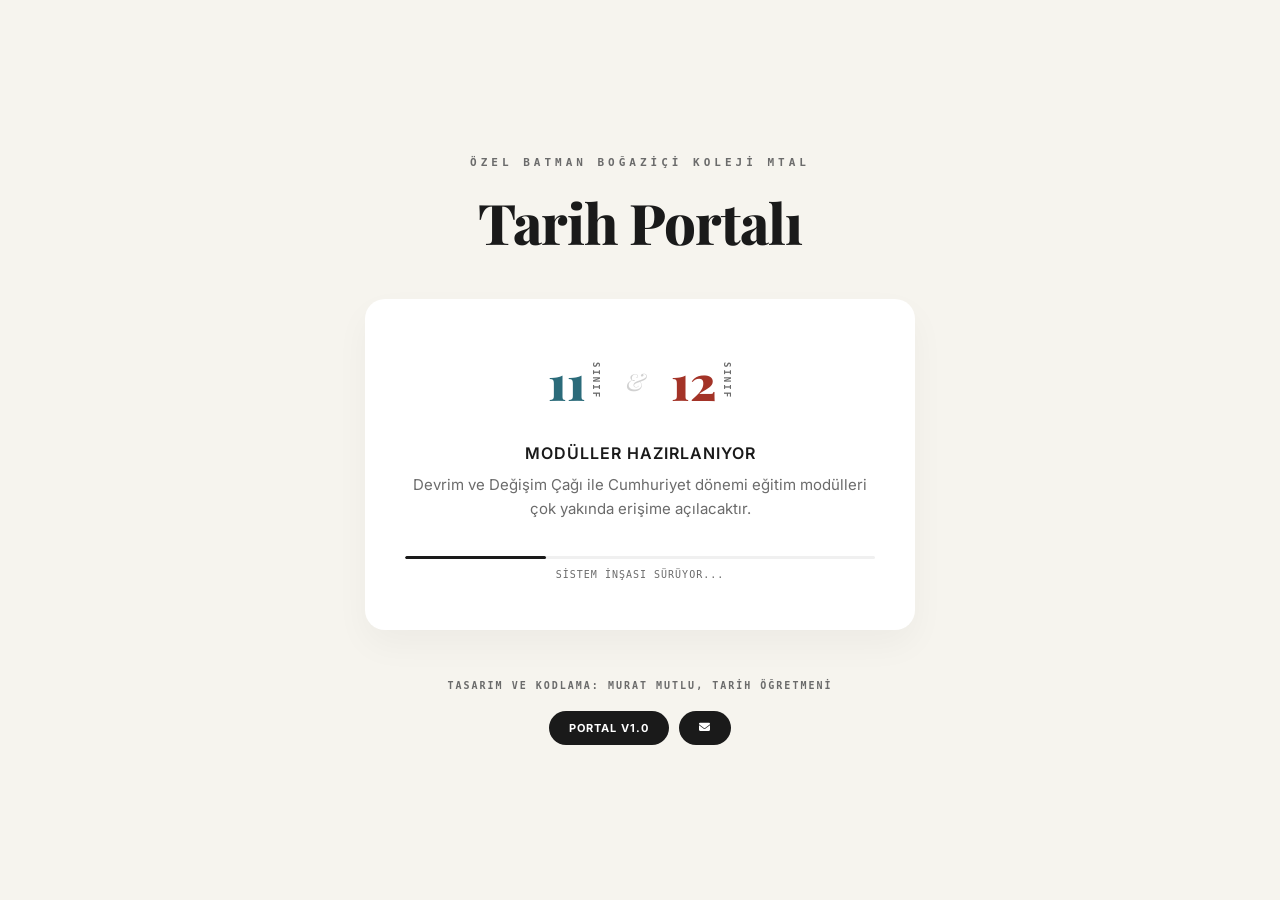
<file: coming.html>
<!DOCTYPE html>
<html lang="tr">
<head>
    <meta charset="UTF-8">
    <meta name="viewport" content="width=device-width, initial-scale=1.0">
    <title>Çok Yakında | Boğaziçi Koleji Tarih Portalı</title>
    
    <link href="https://fonts.googleapis.com/css2?family=Playfair+Display:wght@700;800;900&family=Inter:wght@400;500;600&display=swap" rel="stylesheet">
    <link rel="stylesheet" href="https://cdnjs.cloudflare.com/ajax/libs/font-awesome/6.4.0/css/all.min.css">
    
    <style>
        :root {
            /* Ana Sayfa (Mihenk Taşı) Renk Paleti */
            --bg-paper: #F6F4EE; /* Fildişi / Krem Arka Plan */
            --card-white: #FFFFFF;
            --text-dark: #1A1A1A;
            --text-muted: #6B6B6B;
            --accent-11: #2B6B7A; /* 11. Sınıf Petrol Mavisi */
            --accent-12: #A33327; /* 12. Sınıf Kiremit Kırmızısı */
            --btn-dark: #1A1A1A;
        }

        * {
            margin: 0;
            padding: 0;
            box-sizing: border-box;
        }

        body {
            background-color: var(--bg-paper);
            color: var(--text-dark);
            font-family: 'Inter', sans-serif;
            min-height: 100vh;
            display: flex;
            flex-direction: column;
            justify-content: center;
            align-items: center;
            padding: 20px;
        }

        /* --- Üst Başlık Grubu (Ana Sayfadaki Gibi) --- */
        .header-group {
            text-align: center;
            margin-bottom: 40px;
        }

        .school-name {
            font-family: monospace; /* Daktilo / Kodlama hissi */
            font-size: 11px;
            letter-spacing: 4px;
            color: var(--text-muted);
            text-transform: uppercase;
            margin-bottom: 15px;
            font-weight: 600;
        }

        .main-title {
            font-family: 'Playfair Display', serif;
            font-size: 56px;
            font-weight: 800;
            color: var(--text-dark);
            letter-spacing: -1px;
        }

        /* --- Ana Beyaz Kart --- */
        .coming-card {
            background-color: var(--card-white);
            border-radius: 20px;
            box-shadow: 0 15px 35px rgba(0, 0, 0, 0.04);
            padding: 50px 40px;
            max-width: 550px;
            width: 100%;
            text-align: center;
            animation: slideUp 0.8s cubic-bezier(0.2, 0.8, 0.2, 1) forwards;
        }

        @keyframes slideUp {
            from { opacity: 0; transform: translateY(20px); }
            to { opacity: 1; transform: translateY(0); }
        }

        /* Ana Sayfadaki Dikey "SINIF" Tasarımına Atıf */
        .grade-badges {
            display: flex;
            justify-content: center;
            align-items: center;
            gap: 25px;
            margin-bottom: 30px;
        }

        .grade-item {
            display: flex;
            align-items: center;
            gap: 5px;
        }

        .grade-num {
            font-family: 'Playfair Display', serif;
            font-size: 48px;
            font-weight: 900;
        }

        .grade-num.blue { color: var(--accent-11); }
        .grade-num.red { color: var(--accent-12); }

        .grade-text {
            font-family: monospace;
            font-size: 9px;
            color: var(--text-muted);
            writing-mode: vertical-rl;
            text-orientation: mixed;
            letter-spacing: 2px;
            font-weight: 600;
        }

        .divider-amp {
            font-family: 'Playfair Display', serif;
            font-size: 24px;
            color: #D1D1D1;
            font-style: italic;
        }

        .card-title {
            font-size: 16px;
            font-weight: 600;
            color: var(--text-dark);
            margin-bottom: 10px;
            letter-spacing: 1px;
            text-transform: uppercase;
        }

        .card-desc {
            font-size: 15px;
            color: var(--text-muted);
            line-height: 1.6;
            margin-bottom: 35px;
        }

        /* Zarif Yüklenme Çubuğu */
        .loader-container {
            width: 100%;
            height: 3px;
            background-color: #F0F0F0;
            border-radius: 3px;
            overflow: hidden;
            margin-bottom: 10px;
            position: relative;
        }

        .loader-bar {
            height: 100%;
            width: 30%;
            background-color: var(--text-dark);
            border-radius: 3px;
            animation: loading 2s infinite ease-in-out alternate;
        }

        @keyframes loading {
            0% { width: 10%; transform: translateX(0); }
            100% { width: 40%; transform: translateX(250%); }
        }

        .loader-text {
            font-family: monospace;
            font-size: 10px;
            color: var(--text-muted);
            letter-spacing: 1px;
            text-transform: uppercase;
        }

        /* --- En Alt İmza ve Butonlar (Ana Sayfadaki Gibi) --- */
        .footer-section {
            margin-top: 50px;
            text-align: center;
        }

        .signature {
            font-family: monospace;
            font-size: 10px;
            letter-spacing: 2px;
            color: var(--text-muted);
            text-transform: uppercase;
            margin-bottom: 20px;
            font-weight: 600;
        }

        .pill-buttons {
            display: flex;
            justify-content: center;
            gap: 10px;
        }

        .btn-pill {
            background-color: var(--btn-dark);
            color: #FFFFFF;
            padding: 10px 20px;
            border-radius: 30px;
            font-family: 'Inter', sans-serif;
            font-size: 11px;
            font-weight: 700;
            letter-spacing: 1px;
            text-transform: uppercase;
            text-decoration: none;
            display: inline-flex;
            align-items: center;
            gap: 8px;
            border: none;
            cursor: pointer;
            transition: transform 0.2s, box-shadow 0.2s;
        }

        .btn-pill:hover {
            transform: translateY(-2px);
            box-shadow: 0 5px 15px rgba(0,0,0,0.15);
        }

        @media (max-width: 600px) {
            .main-title { font-size: 42px; }
            .coming-card { padding: 40px 25px; }
            .grade-num { font-size: 38px; }
            .school-name { font-size: 9px; letter-spacing: 2px; }
        }
    </style>
</head>
<body>

    <div class="header-group">
        <div class="school-name">Özel Batman Boğaziçi Koleji MTAL</div>
        <h1 class="main-title">Tarih Portalı</h1>
    </div>

    <div class="coming-card">
        
        <div class="grade-badges">
            <div class="grade-item">
                <span class="grade-num blue">11</span>
                <span class="grade-text">SINIF</span>
            </div>
            <span class="divider-amp">&amp;</span>
            <div class="grade-item">
                <span class="grade-num red">12</span>
                <span class="grade-text">SINIF</span>
            </div>
        </div>

        <div class="card-title">Modüller Hazırlanıyor</div>
        <p class="card-desc">Devrim ve Değişim Çağı ile Cumhuriyet dönemi eğitim modülleri çok yakında erişime açılacaktır.</p>

        <div class="loader-container">
            <div class="loader-bar"></div>
        </div>
        <div class="loader-text">Sistem İnşası Sürüyor...</div>

    </div>

    <div class="footer-section">
        <div class="signature">Tasarım ve Kodlama: Murat Mutlu, Tarih Öğretmeni</div>
        <div class="pill-buttons">
            <a href="index.html" class="btn-pill">Portal V1.0</a>
            <a href="mailto:murat@kirkyama.uk" class="btn-pill">
                <i class="fa-solid fa-envelope"></i>
            </a>
        </div>
    </div>

</body>
</html>
</file>
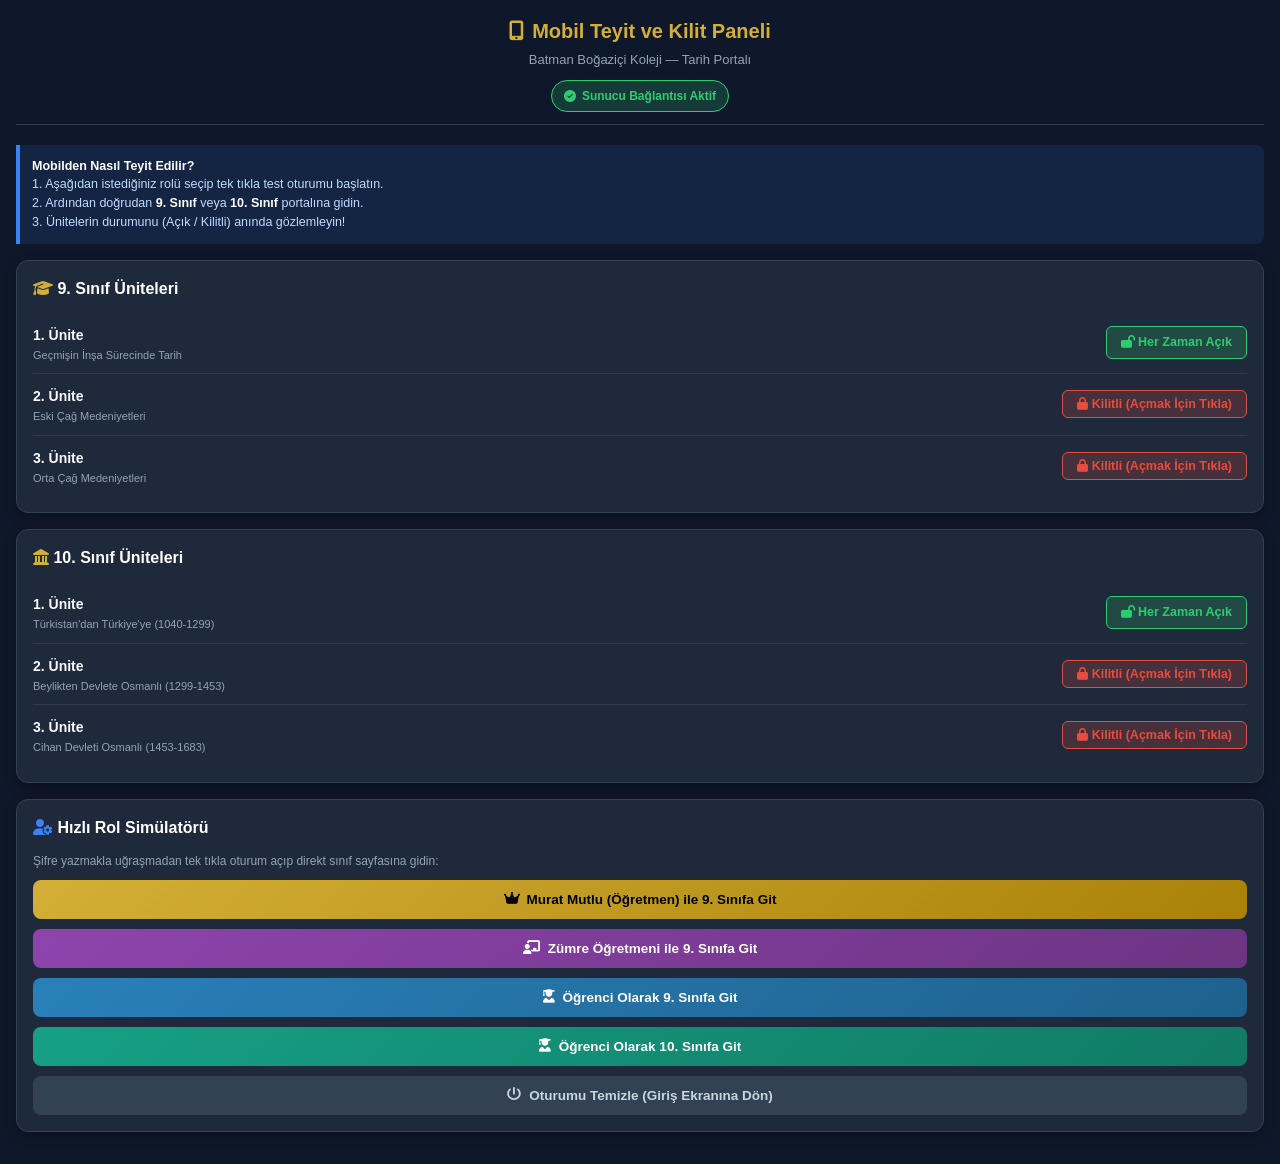
<file: mobil_kontrol.html>
<!DOCTYPE html>
<html lang="tr">
<head>
    <meta charset="UTF-8">
    <meta name="viewport" content="width=device-width, initial-scale=1.0, maximum-scale=1.0, user-scalable=no">
    <title>Tarih Portalı — Mobil Kontrol ve Teyit Paneli</title>
    <link rel="stylesheet" href="https://cdnjs.cloudflare.com/ajax/libs/font-awesome/6.4.0/css/all.min.css">
    <style>
        :root {
            --bg-color: #0f172a;
            --card-bg: #1e293b;
            --text-main: #f8fafc;
            --text-sub: #94a3b8;
            --accent: #d4af37;
            --green: #2ecc71;
            --red: #e74c3c;
            --blue: #3b82f6;
            --border: #334155;
        }
        * { box-sizing: border-box; margin: 0; padding: 0; font-family: -apple-system, BlinkMacSystemFont, "Segoe UI", Roboto, Helvetica, Arial, sans-serif; }
        body { background: var(--bg-color); color: var(--text-main); padding: 16px; line-height: 1.5; }
        .header { text-align: center; margin-bottom: 20px; padding-bottom: 12px; border-bottom: 1px solid var(--border); }
        .header h1 { font-size: 20px; color: var(--accent); display: flex; align-items: center; justify-content: center; gap: 8px; }
        .header p { font-size: 13px; color: var(--text-sub); margin-top: 4px; }
        
        .status-badge { display: inline-flex; align-items: center; gap: 6px; padding: 6px 12px; border-radius: 20px; font-size: 12px; font-weight: 700; margin-top: 10px; }
        .status-online { background: rgba(46, 204, 113, 0.2); color: var(--green); border: 1px solid var(--green); }
        .status-offline { background: rgba(231, 76, 60, 0.2); color: var(--red); border: 1px solid var(--red); }

        .card { background: var(--card-bg); border-radius: 12px; border: 1px solid var(--border); padding: 16px; margin-bottom: 16px; box-shadow: 0 4px 12px rgba(0,0,0,0.3); }
        .card-title { font-size: 16px; font-weight: 700; color: #fff; margin-bottom: 12px; display: flex; align-items: center; justify-content: space-between; }
        
        .unit-row { display: flex; align-items: center; justify-content: space-between; padding: 10px 0; border-bottom: 1px solid rgba(255,255,255,0.08); }
        .unit-row:last-child { border-bottom: none; }
        .unit-name { font-size: 14px; font-weight: 600; }
        .unit-desc { font-size: 11px; color: var(--text-sub); display: block; }
        
        .btn-toggle { padding: 6px 14px; border-radius: 6px; font-size: 12.5px; font-weight: 700; border: none; cursor: pointer; transition: all 0.2s; }
        .btn-open { background: rgba(46, 204, 113, 0.2); color: var(--green); border: 1px solid var(--green); }
        .btn-locked { background: rgba(231, 76, 60, 0.2); color: var(--red); border: 1px solid var(--red); }

        .action-grid { display: grid; grid-template-columns: 1fr; gap: 10px; margin-top: 10px; }
        .btn-action { display: flex; align-items: center; justify-content: center; gap: 8px; width: 100%; padding: 12px; border-radius: 8px; font-size: 13.5px; font-weight: 600; text-decoration: none; border: none; cursor: pointer; transition: transform 0.1s, opacity 0.2s; }
        .btn-action:active { transform: scale(0.98); }
        
        .btn-teacher { background: linear-gradient(135deg, #d4af37, #aa820a); color: #000; }
        .btn-zumre { background: linear-gradient(135deg, #8e44ad, #6c3483); color: #fff; }
        .btn-student { background: linear-gradient(135deg, #2980b9, #1f618d); color: #fff; }
        .btn-reset { background: #334155; color: #cbd5e1; }

        .tip-box { background: rgba(59, 130, 246, 0.12); border-left: 4px solid var(--blue); padding: 12px; border-radius: 0 8px 8px 0; font-size: 12.5px; color: #bfdbfe; margin-bottom: 16px; }
        .tip-box strong { color: #fff; }

        .toast { position: fixed; bottom: 20px; left: 50%; transform: translateX(-50%); background: #22c55e; color: #fff; padding: 10px 18px; border-radius: 20px; font-size: 13px; font-weight: 600; box-shadow: 0 8px 24px rgba(0,0,0,0.5); opacity: 0; transition: opacity 0.3s; pointer-events: none; z-index: 9999; }
        .toast.show { opacity: 1; }
    </style>
</head>
<body>

    <div class="header">
        <h1><i class="fa-solid fa-mobile-screen-button"></i> Mobil Teyit ve Kilit Paneli</h1>
        <p>Batman Boğaziçi Koleji — Tarih Portalı</p>
        <div id="connStatus" class="status-badge status-online">
            <i class="fa-solid fa-circle-check"></i> Sunucu Bağlantısı Aktif
        </div>
    </div>

    <div class="tip-box">
        <strong>Mobilden Nasıl Teyit Edilir?</strong><br>
        1. Aşağıdan istediğiniz rolü seçip tek tıkla test oturumu başlatın.<br>
        2. Ardından doğrudan <strong>9. Sınıf</strong> veya <strong>10. Sınıf</strong> portalına gidin.<br>
        3. Ünitelerin durumunu (Açık / Kilitli) anında gözlemleyin!
    </div>

    <!-- 9. SINIF KİLİT DURUMU -->
    <div class="card">
        <div class="card-title">
            <span><i class="fa-solid fa-graduation-cap" style="color:var(--accent);"></i> 9. Sınıf Üniteleri</span>
            <span id="s9Tarih" style="font-size:11px; color:var(--text-sub); font-weight:normal;"></span>
        </div>
        <div class="unit-row">
            <div>
                <span class="unit-name">1. Ünite</span>
                <span class="unit-desc">Geçmişin İnşa Sürecinde Tarih</span>
            </div>
            <span class="btn-toggle btn-open"><i class="fa-solid fa-lock-open"></i> Her Zaman Açık</span>
        </div>
        <div class="unit-row">
            <div>
                <span class="unit-name">2. Ünite</span>
                <span class="unit-desc">Eski Çağ Medeniyetleri</span>
            </div>
            <button id="btn_s9_u2" class="btn-toggle" onclick="toggleKilit('9', 'u2')">Yükleniyor...</button>
        </div>
        <div class="unit-row">
            <div>
                <span class="unit-name">3. Ünite</span>
                <span class="unit-desc">Orta Çağ Medeniyetleri</span>
            </div>
            <button id="btn_s9_u3" class="btn-toggle" onclick="toggleKilit('9', 'u3')">Yükleniyor...</button>
        </div>
    </div>

    <!-- 10. SINIF KİLİT DURUMU -->
    <div class="card">
        <div class="card-title">
            <span><i class="fa-solid fa-landmark" style="color:var(--accent);"></i> 10. Sınıf Üniteleri</span>
            <span id="s10Tarih" style="font-size:11px; color:var(--text-sub); font-weight:normal;"></span>
        </div>
        <div class="unit-row">
            <div>
                <span class="unit-name">1. Ünite</span>
                <span class="unit-desc">Türkistan'dan Türkiye'ye (1040-1299)</span>
            </div>
            <span class="btn-toggle btn-open"><i class="fa-solid fa-lock-open"></i> Her Zaman Açık</span>
        </div>
        <div class="unit-row">
            <div>
                <span class="unit-name">2. Ünite</span>
                <span class="unit-desc">Beylikten Devlete Osmanlı (1299-1453)</span>
            </div>
            <button id="btn_s10_u2" class="btn-toggle" onclick="toggleKilit('10', 'u2')">Yükleniyor...</button>
        </div>
        <div class="unit-row">
            <div>
                <span class="unit-name">3. Ünite</span>
                <span class="unit-desc">Cihan Devleti Osmanlı (1453-1683)</span>
            </div>
            <button id="btn_s10_u3" class="btn-toggle" onclick="toggleKilit('10', 'u3')">Yükleniyor...</button>
        </div>
    </div>

    <!-- HIZLI TEST OTURUMLARI (TEK TIKLA GİRİŞ & TEST) -->
    <div class="card">
        <div class="card-title">
            <span><i class="fa-solid fa-user-gear" style="color:var(--blue);"></i> Hızlı Rol Simülatörü</span>
        </div>
        <p style="font-size:12px; color:var(--text-sub); margin-bottom:10px;">
            Şifre yazmakla uğraşmadan tek tıkla oturum açıp direkt sınıf sayfasına gidin:
        </p>
        <div class="action-grid">
            <button class="btn-action btn-teacher" onclick="girisVeGit('ogretmen', '9')">
                <i class="fa-solid fa-crown"></i> Murat Mutlu (Öğretmen) ile 9. Sınıfa Git
            </button>
            <button class="btn-action btn-zumre" onclick="girisVeGit('zumre', '9')">
                <i class="fa-solid fa-chalkboard-user"></i> Zümre Öğretmeni ile 9. Sınıfa Git
            </button>
            <button class="btn-action btn-student" onclick="girisVeGit('ogrenci', '9')">
                <i class="fa-solid fa-user-graduate"></i> Öğrenci Olarak 9. Sınıfa Git
            </button>
            <button class="btn-action btn-student" style="background: linear-gradient(135deg, #16a085, #117a65);" onclick="girisVeGit('ogrenci', '10')">
                <i class="fa-solid fa-user-graduate"></i> Öğrenci Olarak 10. Sınıfa Git
            </button>
            <button class="btn-action btn-reset" onclick="oturumuSifirla()">
                <i class="fa-solid fa-power-off"></i> Oturumu Temizle (Giriş Ekranına Dön)
            </button>
        </div>
    </div>

    <div id="toast" class="toast"></div>

    <script>
        let currentKilitData = {
            sinif9: { kilitli: ["u3"] },
            sinif10: { kilitli: ["u3"] }
        };

        function showToast(msg) {
            const t = document.getElementById('toast');
            t.textContent = msg;
            t.classList.add('show');
            setTimeout(() => t.classList.remove('show'), 2200);
        }

        function verileriYukle() {
            fetch('kilit_durumu.json?t=' + Date.now(), { cache: 'no-store' })
                .then(r => {
                    if (!r.ok) throw new Error("Ağ");
                    return r.json();
                })
                .then(data => {
                    currentKilitData = data;
                    document.getElementById('connStatus').className = "status-badge status-online";
                    document.getElementById('connStatus').innerHTML = '<i class="fa-solid fa-circle-check"></i> Sunucu Bağlantısı Aktif';
                    uiGuncelle();
                })
                .catch(err => {
                    document.getElementById('connStatus').className = "status-badge status-offline";
                    document.getElementById('connStatus').innerHTML = '<i class="fa-solid fa-triangle-exclamation"></i> Çevrimdışı / Bağlantı Bekleniyor';
                });
        }

        function uiGuncelle() {
            const s9Kilit = (currentKilitData.sinif9 && currentKilitData.sinif9.kilitli) || ["u3"];
            const s10Kilit = (currentKilitData.sinif10 && currentKilitData.sinif10.kilitli) || ["u3"];

            // 9. Sınıf
            btnAyarla('btn_s9_u2', s9Kilit.includes('u2'));
            btnAyarla('btn_s9_u3', s9Kilit.includes('u3'));

            // 10. Sınıf
            btnAyarla('btn_s10_u2', s10Kilit.includes('u2'));
            btnAyarla('btn_s10_u3', s10Kilit.includes('u3'));
        }

        function btnAyarla(btnId, kilitliMi) {
            const b = document.getElementById(btnId);
            if (!b) return;
            if (kilitliMi) {
                b.className = "btn-toggle btn-locked";
                b.innerHTML = '<i class="fa-solid fa-lock"></i> Kilitli (Açmak İçin Tıkla)';
            } else {
                b.className = "btn-toggle btn-open";
                b.innerHTML = '<i class="fa-solid fa-lock-open"></i> Açık (Kilitlemek İçin Tıkla)';
            }
        }

        function toggleKilit(sinifNo, uniteId) {
            const key = 'sinif' + sinifNo;
            let list = (currentKilitData[key] && currentKilitData[key].kilitli) ? [...currentKilitData[key].kilitli] : [];
            const idx = list.indexOf(uniteId);
            if (idx === -1) {
                list.push(uniteId); // Kilitle
            } else {
                list.splice(idx, 1); // Aç
            }

            // Anında UI güncelle
            currentKilitData[key].kilitli = list;
            uiGuncelle();

            // LocalStorage'ı da güncelle
            try {
                localStorage.setItem('portal_kilit_ayarlari_sinif' + sinifNo, JSON.stringify(list));
                localStorage.setItem('portal_kilit_ayarlari', JSON.stringify(list));
            } catch(e) {}

            // Sunucuya POST at
            fetch('/api/unite-kilit', {
                method: 'POST',
                headers: { 'Content-Type': 'application/json' },
                body: JSON.stringify({ sinif: sinifNo, kilitli: list, guncelleyen: 'Murat Mutlu (Öğretmen)' })
            })
            .then(r => r.json())
            .then(res => {
                showToast(`✅ ${sinifNo}. Sınıf ${uniteId.toUpperCase()} durumu kaydedildi!`);
            })
            .catch(err => {
                showToast(`⚠️ Yerel kaydedildi (Sunucu çevrimdışı)`);
            });
        }

        function girisVeGit(rol, sinifNo) {
            // Önceki oturumları temizle
            localStorage.removeItem('globalZumreOturumu');
            localStorage.removeItem('aktifOgrenci9');
            localStorage.removeItem('aktifOgrenci10');
            localStorage.removeItem('aktifOgrenci');

            if (rol === 'ogretmen') {
                const user = { ad: "Murat Mutlu (Öğretmen)", sinif: "Master", no: "Öğretmen" };
                localStorage.setItem('globalZumreOturumu', JSON.stringify(user));
                showToast("Murat Mutlu olarak giriş yapıldı!");
            } else if (rol === 'zumre') {
                const user = { ad: "Tarih Zümresi (Zümre)", sinif: "Tarih", no: "VIP-999" };
                localStorage.setItem('globalZumreOturumu', JSON.stringify(user));
                showToast("Zümre Öğretmeni olarak giriş yapıldı!");
            } else if (rol === 'ogrenci') {
                const user = { ad: "Öğrenci Test (Ali Yılmaz)", sinif: sinifNo + "-A", no: "101" };
                localStorage.setItem('aktifOgrenci' + sinifNo, JSON.stringify(user));
                showToast(`Öğrenci olarak giriş yapıldı!`);
            }

            setTimeout(() => {
                window.location.href = (sinifNo === '10' ? 'sinif10.html' : 'sinif9.html');
            }, 400);
        }

        function oturumuSifirla() {
            localStorage.removeItem('globalZumreOturumu');
            localStorage.removeItem('aktifOgrenci9');
            localStorage.removeItem('aktifOgrenci10');
            localStorage.removeItem('aktifOgrenci');
            showToast("Tüm oturumlar sıfırlandı!");
        }

        verileriYukle();
        setInterval(verileriYukle, 3000);
    </script>
</body>
</html>
</file>
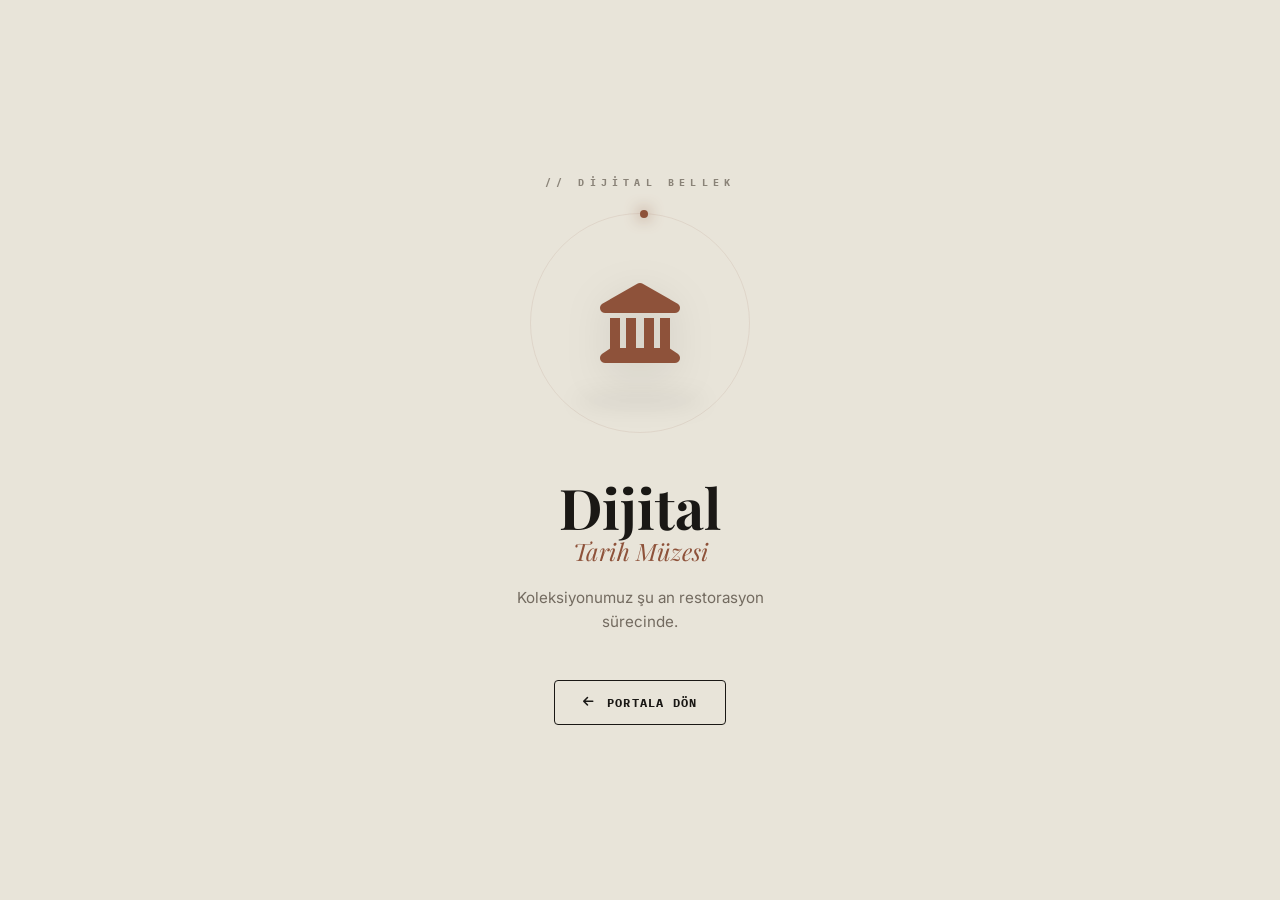
<file: muze.html>
<!DOCTYPE html>
<html lang="tr">
<head>
<meta charset="UTF-8">
<meta name="viewport" content="width=device-width, initial-scale=1.0, maximum-scale=1.0, user-scalable=no">
<title>Dijital Tarih Müzesi — Boğaziçi Koleji</title>

<link rel="manifest" href="manifest.json">
<meta name="theme-color" content="#e8e4d9">
<link rel="apple-touch-icon" href="icon-192.png">

<link href="https://fonts.googleapis.com/css2?family=Inter:wght@400;600&family=Playfair+Display:ital,wght@0,900;1,900&family=IBM+Plex+Mono:wght@400;700&display=swap" rel="stylesheet">
<link rel="stylesheet" href="https://cdnjs.cloudflare.com/ajax/libs/font-awesome/6.4.0/css/all.min.css">

<style>
:root {
  --bg: #e8e4d9; 
  --ink: #1a1815; 
  --muted: #736b60; 
  --accent: #8E523A; 
}

* { box-sizing: border-box; margin: 0; padding: 0; }

html, body { 
  height: 100%; width: 100%; background: var(--bg); color: var(--ink); 
  font-family: 'Inter', sans-serif; overflow: hidden;
  display: flex; align-items: center; justify-content: center;
  -webkit-user-select: none; user-select: none;
}

/* ─── SERGİ ALANI ─── */
.exhibition-hall {
  position: relative; width: 100%; max-width: 500px; height: 100%;
  display: flex; flex-direction: column; align-items: center; justify-content: center;
  padding: 40px 20px; text-align: center;
}

/* ─── MERKEZİ OBJE (Antik Vitrin) ─── */
.artifact-pedestal {
  position: relative; width: 220px; height: 220px;
  display: flex; align-items: center; justify-content: center;
  margin-bottom: 50px;
}

/* Dönen Işık Halkası */
.light-orbit {
  position: absolute; width: 100%; height: 100%;
  border: 1px solid rgba(142, 82, 58, 0.1); border-radius: 50%;
  animation: orbit 20s linear infinite;
}
.light-orbit::after {
  content: ''; position: absolute; top: -4px; left: 50%;
  width: 8px; height: 8px; background: var(--accent);
  border-radius: 50%; box-shadow: 0 0 15px var(--accent);
}

/* Obje Gölgesi */
.artifact-shadow {
  position: absolute; bottom: 10%; width: 60%; height: 20px;
  background: rgba(0,0,0,0.05); filter: blur(10px); border-radius: 50%;
  animation: shadowPulse 3s ease-in-out infinite;
}

.museum-monument {
  font-size: 5rem; color: var(--accent); position: relative; z-index: 5;
  filter: drop-shadow(0 10px 20px rgba(0,0,0,0.1));
  animation: floatArtifact 4s ease-in-out infinite;
}

/* ─── TİPOGRAFİK KATMANLAR ─── */
.exhibition-tag {
  font-family: 'IBM Plex Mono', monospace; font-size: 0.65rem; font-weight: 700;
  letter-spacing: 0.5em; color: var(--muted); text-transform: uppercase;
  margin-bottom: 24px; opacity: 0.8;
}

.exhibition-title {
  font-family: 'Playfair Display', serif; font-size: clamp(2.5rem, 10vw, 3.5rem);
  line-height: 0.85; margin-bottom: 25px;
}
.exhibition-title span { display: block; font-size: 1.5rem; font-style: italic; color: var(--accent); margin-top: 10px; font-weight: 400;}

.exhibition-info {
  font-size: 0.95rem; color: var(--muted); line-height: 1.6;
  max-width: 320px; margin-bottom: 45px;
}

/* ─── BUTON ─── */
.btn-return {
  display: inline-flex; align-items: center; gap: 12px;
  padding: 14px 28px; border: 1.5px solid var(--ink);
  color: var(--ink); text-decoration: none; border-radius: 4px;
  font-family: 'IBM Plex Mono', monospace; font-size: 0.75rem; font-weight: 700;
  text-transform: uppercase; letter-spacing: 0.1em;
  transition: all 0.4s cubic-bezier(0.165, 0.84, 0.44, 1);
}
.btn-return:active { background: var(--ink); color: var(--bg); transform: scale(0.95); }

/* ─── ANİMASYONLAR ─── */
@keyframes orbit { from { transform: rotate(0deg); } to { transform: rotate(360deg); } }
@keyframes floatArtifact { 0%, 100% { transform: translateY(0); } 50% { transform: translateY(-15px); } }
@keyframes shadowPulse { 0%, 100% { transform: scale(1); opacity: 0.3; } 50% { transform: scale(1.2); opacity: 0.1; } }

</style>
</head>
<body>

  <div class="exhibition-hall">
    
    <span class="exhibition-tag">// Dijital Bellek</span>

    <div class="artifact-pedestal">
      <div class="light-orbit"></div>
      <div class="artifact-shadow"></div>
      <i class="fas fa-landmark museum-monument"></i>
    </div>

    <h1 class="exhibition-title">
      Dijital
      <span>Tarih Müzesi</span>
    </h1>

    <p class="exhibition-info">
      Koleksiyonumuz şu an restorasyon sürecinde.
    </p>

    <a href="index.html" class="btn-return">
      <i class="fas fa-arrow-left"></i> Portala Dön
    </a>

  </div>

  <script>
    document.addEventListener('contextmenu', e => e.preventDefault());
    document.onkeydown = e => { if (e.keyCode === 123 || (e.ctrlKey && (e.keyCode === 85 || e.keyCode === 67))) return false; };
  </script>

</body>
</html>
</file>
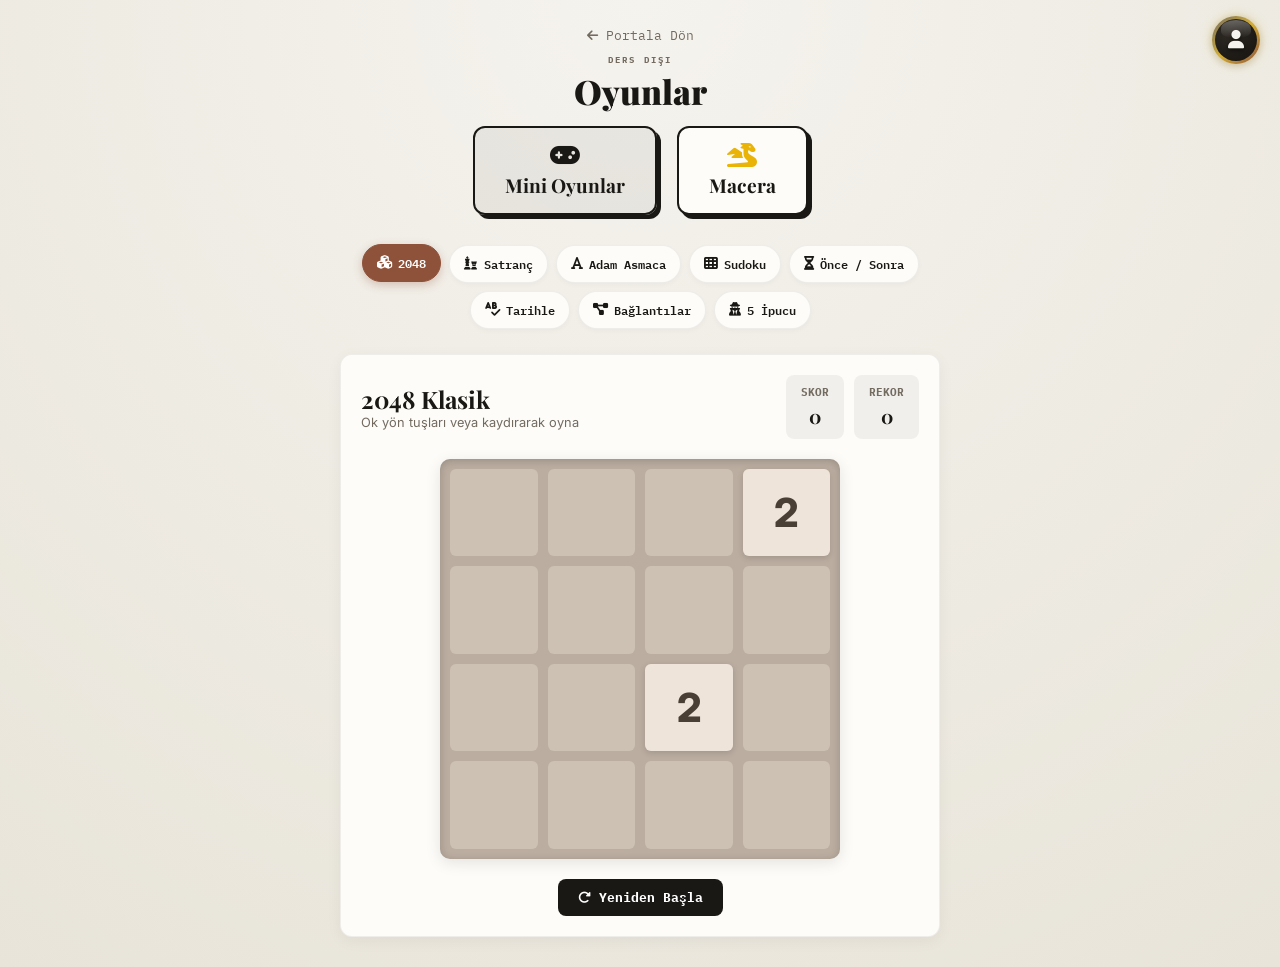
<file: oyunlar.html>
<!DOCTYPE html>
<html lang="tr">
<head>
<meta charset="UTF-8">
<meta name="viewport" content="width=device-width, initial-scale=1.0, maximum-scale=1.0, user-scalable=no">
<title>Oyun Bölümü — Tarih Portalı</title>
<link rel="icon" type="image/png" href="https://depo.kirkyama.uk/favicon.png">

<link href="https://fonts.googleapis.com/css2?family=Inter:wght@400;500;600;700&family=Playfair+Display:ital,wght@0,700;0,900;1,700;1,900&family=IBM+Plex+Mono:wght@400;500;600;700&display=swap" rel="stylesheet">
<link rel="stylesheet" href="https://cdnjs.cloudflare.com/ajax/libs/font-awesome/6.4.0/css/all.min.css">
<link rel="stylesheet" href="stiller/oyunlar.css">
</head>
<body>

<!-- MOBİL TAM EKRAN ODAK ÇUBUĞU -->
<div id="mobileFullscreenBar" class="mobile-fs-bar">
    <button class="mobile-fs-btn" onclick="exitMobileFullscreen()">
        <i class="fa-solid fa-arrow-left"></i> <span>Oyun Menüsü</span>
    </button>
    <div class="mobile-fs-title" id="mobileFsTitle">Oyun</div>
    <button class="mobile-fs-btn close" onclick="exitMobileFullscreen()" title="Tam Ekrandan Çık">
        <i class="fa-solid fa-compress"></i>
    </button>
</div>

<!-- KULLANICI PROFİL BUTONU (SAĞ ÜST KÖŞE) -->
<div id="userProfileWidget" class="user-profile-widget">
    <div id="userProfileBtn" class="user-avatar-ring guest" onclick="handleProfileClick()" title="Giriş Yap / Profilim">
        <div class="user-avatar-inner" id="userAvatarInner">
            <i class="fa-solid fa-user"></i>
        </div>
    </div>

    <!-- Profil Açılır Kartı (Giriş Yapıldığında) -->
    <div id="userProfileDropdown" class="user-profile-dropdown">
        <div class="up-header">
            <div class="user-avatar-ring up-avatar-large" id="upDropdownRing">
                <div class="user-avatar-inner" id="upDropdownAvatar">?</div>
            </div>
            <div class="up-info">
                <div class="up-name" id="upDropdownName">Misafir Öğrenci</div>
                <div class="up-role"><i class="fa-solid fa-shield-halved"></i> Tarih Kaşifi</div>
            </div>
        </div>
        
        <div class="up-stats" id="upDropdownStats">
            <!-- Otomatik Doldurulacak -->
        </div>

        <div class="up-actions">
            <button type="button" class="up-btn backup" onclick="exportData()"><i class="fa-solid fa-cloud-arrow-down"></i> Verilerimi İndir</button>
            <button type="button" class="up-btn restore" onclick="triggerImportFile()"><i class="fa-solid fa-cloud-arrow-up"></i> Veri Dosyası Yükle</button>
            <button type="button" class="up-btn logout" onclick="logoutUser()"><i class="fa-solid fa-arrow-right-from-bracket"></i> Çıkış Yap</button>
        </div>
    </div>
</div>

<div class="header">
    <a href="index.html" style="color: var(--muted); text-decoration: none; font-family: 'IBM Plex Mono', monospace; font-size: 0.8rem; margin-bottom: 10px; display: inline-block;"><i class="fa-solid fa-arrow-left"></i> Portala Dön</a>
    <span class="ph-eyebrow">Ders Dışı </span>
    <h1 class="ph-title">Oyunlar</h1>
</div>

<!-- ANA KATEGORİ SEÇİMİ -->
<div class="master-categories">
        <button class="master-btn" id="btn-cat-mini" onclick="toggleCategory('mini')" style="background: rgba(0,0,0,0.05);">
            <i class="fa-solid fa-gamepad" style="font-size: 1.5rem; margin-bottom: 5px;"></i><br>
            Mini Oyunlar
        </button>

        <button class="master-btn" id="btn-cat-gamesnroll" onclick="toggleCategory('gamesnroll')">
            <i class="fa-solid fa-dragon" style="font-size: 1.5rem; margin-bottom: 5px; color: #EAB308;"></i><br>
            Macera
        </button>
</div>

<!-- ================= MİNİ OYUNLAR KATEGORİSİ ================= -->
<div id="category-mini" class="category-section active">
    <div class="nav-bar">
        <button class="nav-btn active" onclick="switchGame('game-2048')"><i class="fa-solid fa-cubes"></i> 2048</button>
        <button class="nav-btn" onclick="switchGame('game-chess')"><i class="fa-solid fa-chess"></i> Satranç</button>
        <button class="nav-btn" onclick="switchGame('game-hangman')"><i class="fa-solid fa-font"></i> Adam Asmaca</button>
        <button class="nav-btn" onclick="switchGame('game-sudoku')"><i class="fa-solid fa-table-cells"></i> Sudoku</button>
        <button class="nav-btn" onclick="switchGame('game-timeline')"><i class="fa-solid fa-hourglass-half"></i> Önce / Sonra</button>
        <button class="nav-btn" onclick="switchGame('game-wordle')"><i class="fa-solid fa-spell-check"></i> Tarihle</button>
        <button class="nav-btn" onclick="switchGame('game-connections')"><i class="fa-solid fa-diagram-project"></i> Bağlantılar</button>
        <button class="nav-btn" onclick="switchGame('game-whoami')"><i class="fa-solid fa-user-secret"></i> 5 İpucu</button>
    </div>

    <!-- 2048 OYUNU -->
    <div id="game-2048" class="game-container active">
        <div class="game-header">
            <div>
                <h2 style="font-family: 'Playfair Display', serif;">2048 Klasik</h2>
                <p style="font-size: 0.8rem; color: var(--muted);">Ok yön tuşları veya kaydırarak oyna</p>
            </div>
            <div style="display: flex; gap: 10px;">
                <div class="score-box">
                    <div class="score-title">Skor</div>
                    <div class="score-value" id="score-2048">0</div>
                </div>
                <div class="score-box">
                    <div class="score-title">Rekor</div>
                    <div class="score-value" id="best-2048">0</div>
                </div>
            </div>
        </div>
        <div class="grid-2048" id="grid-2048"></div>
        <div class="controls">
            <button class="action-btn" onclick="init2048(true)"><i class="fa-solid fa-rotate-right"></i> Yeniden Başla</button>
        </div>
    </div>

    <!-- KLASİK SATRANÇ -->
    <div id="game-chess" class="game-container">
        <div class="game-header" style="flex-direction: column; align-items: stretch; margin-bottom: 15px;">
            <div style="text-align: center; margin-bottom: 15px;">
                <h2 style="font-family: 'Playfair Display', serif;">Satranç</h2>
                <p style="font-size: 0.8rem; color: var(--muted);">Klasik Satranç Oyunu</p>
            </div>
            
            <div style="display: flex; gap: 10px; margin-bottom: 15px;">
                <button class="action-btn" style="flex: 1; font-size: 0.75rem; background: #295F4E;" onclick="initChess('pvp')">İki Kişilik (PvP)</button>
                <button class="action-btn" style="flex: 1; font-size: 0.75rem; background: #5d4037;" onclick="initChess('pve')">Yapay Zeka (PvE)</button>
            </div>
            
            <div style="display: flex; justify-content: space-between; align-items: center; background: rgba(0,0,0,0.03); padding: 10px; border-radius: 8px;">
                <div style="font-family: 'IBM Plex Mono', monospace; font-size: 0.85rem; font-weight: bold;" id="chess-status">Sıra: Beyaz</div>
                <div style="font-family: monospace; font-size: 1.2rem;" id="chess-turn-icon">♙</div>
            </div>
        </div>

        <!-- Mobil Uyumlu Satranç Tahtası Konteyneri -->
        <div style="width: 100%; max-width: 450px; margin: 0 auto; aspect-ratio: 1/1; position: relative;">
            <div id="chess-board" class="chess-board"></div>
            <!-- Terfi Seçici -->
            <div id="chess-promotion" style="display: none; position: absolute; top: 50%; left: 50%; transform: translate(-50%, -50%); background: var(--panel-bg); border: 2px solid var(--ink); padding: 10px; border-radius: 8px; z-index: 10; gap: 10px;">
                <div class="chess-promo-btn" onclick="promotePawn('q')">♕</div>
                <div class="chess-promo-btn" onclick="promotePawn('r')">♖</div>
                <div class="chess-promo-btn" onclick="promotePawn('b')">♗</div>
                <div class="chess-promo-btn" onclick="promotePawn('n')">♘</div>
            </div>
        </div>

        <div class="controls" id="chess-restart" style="display: none;">
            <button class="action-btn" onclick="initChess('pvp')"><i class="fa-solid fa-rotate-right"></i> Yeni Oyun</button>
        </div>
    </div>

    <!-- ADAM ASMACA -->
    <div id="game-hangman" class="game-container">
        <div class="game-header">
            <div>
                <h2 style="font-family: 'Playfair Display', serif;">Tarihi Kelime Avı</h2>
                <p style="font-size: 0.8rem; color: var(--muted);">Tarih ve medya kavramlarını bul</p>
            </div>
            <div style="display: flex; gap: 10px;">
                <div class="score-box">
                    <div class="score-title">Skor</div>
                    <div class="score-value" id="score-hangman">0</div>
                </div>
                <div class="score-box">
                    <div class="score-title">Rekor</div>
                    <div class="score-value" id="best-hangman">0</div>
                </div>
            </div>
        </div>
        <div class="hangman-display">
            <div id="hangman-drawing" style="font-family: monospace; white-space: pre; font-size: 1.2rem; text-align: center; margin-bottom: 20px; font-weight: bold; color: var(--ink);"></div>
            <div id="hangman-word" class="hangman-word"></div>
            <div id="hangman-keyboard" class="hangman-keyboard"></div>
        </div>
        <div class="controls">
            <button class="action-btn" onclick="initHangman()"><i class="fa-solid fa-arrow-right"></i> Sonraki Kelime</button>
        </div>
    </div>

    <!-- SUDOKU -->
    <div id="game-sudoku" class="game-container">
        <div class="game-header">
            <div>
                <h2 style="font-family: 'Playfair Display', serif;">Sudoku</h2>
                <p style="font-size: 0.8rem; color: var(--muted);" id="sudoku-diff-label">Seviye: Kolay</p>
            </div>
            <div style="display: flex; gap: 10px;">
                <button class="action-btn" style="padding: 5px 10px; font-size: 0.7rem;" onclick="changeSudokuDiff('Kolay')">Kolay</button>
                <button class="action-btn" style="padding: 5px 10px; font-size: 0.7rem;" onclick="changeSudokuDiff('Orta')">Orta</button>
                <button class="action-btn" style="padding: 5px 10px; font-size: 0.7rem;" onclick="changeSudokuDiff('Zor')">Zor</button>
            </div>
        </div>
        <div class="sudoku-board" id="sudoku-board"></div>
        <div class="sudoku-numpad" id="sudoku-numpad">
            <button onclick="sudokuInput(1)">1</button><button onclick="sudokuInput(2)">2</button><button onclick="sudokuInput(3)">3</button>
            <button onclick="sudokuInput(4)">4</button><button onclick="sudokuInput(5)">5</button><button onclick="sudokuInput(6)">6</button>
            <button onclick="sudokuInput(7)">7</button><button onclick="sudokuInput(8)">8</button><button onclick="sudokuInput(9)">9</button>
            <button onclick="sudokuInput(0)" style="background: var(--c-9);"><i class="fa-solid fa-eraser"></i></button>
        </div>
        <div class="controls">
            <button class="action-btn" onclick="initSudoku(true)"><i class="fa-solid fa-rotate-right"></i> Yeni Oyun</button>
        </div>
    </div>

    <!-- ÖNCE Mİ, SONRA MI? -->
    <div id="game-timeline" class="game-container">
        <div class="game-header">
            <div>
                <h2 style="font-family: 'Playfair Display', serif;">Önce mi, Sonra mı?</h2>
                <p style="font-size: 0.8rem; color: var(--muted);">Tarihsel zamanı doğru tahmin et</p>
            </div>
            <div style="display: flex; gap: 10px;">
                <div class="score-box">
                    <div class="score-title">Seri</div>
                    <div class="score-value" id="tl-score">0</div>
                </div>
                <div class="score-box">
                    <div class="score-title">En İyi Seri</div>
                    <div class="score-value" id="tl-best">0</div>
                </div>
            </div>
        </div>
        <div class="timeline-arena">
            <div class="timeline-card reference">
                <span class="timeline-badge ref">Referans Olay</span>
                <h3 class="timeline-title" id="tl-ref-title">-</h3>
                <p class="timeline-desc" id="tl-ref-desc">-</p>
                <div class="timeline-year" id="tl-ref-year">-</div>
            </div>
            <div class="timeline-card target">
                <span class="timeline-badge tar">Hedef Olay</span>
                <h3 class="timeline-title" id="tl-target-title">-</h3>
                <p class="timeline-desc" id="tl-target-desc">-</p>
                <div class="timeline-year hidden-year" id="tl-target-year">?</div>
                <div class="timeline-actions">
                    <button class="timeline-btn before" id="btn-tl-before" onclick="guessTimeline('before')"><i class="fa-solid fa-arrow-left"></i> DAHA ÖNCE</button>
                    <button class="timeline-btn after" id="btn-tl-after" onclick="guessTimeline('after')">DAHA SONRA <i class="fa-solid fa-arrow-right"></i></button>
                </div>
            </div>
        </div>
        <div class="controls">
            <button class="action-btn" onclick="initTimeline()"><i class="fa-solid fa-rotate-right"></i> Sıfırla ve Başla</button>
        </div>
    </div>

    <!-- TARİHLE (WORDLE) -->
    <div id="game-wordle" class="game-container">
        <div class="game-header">
            <div>
                <h2 style="font-family: 'Playfair Display', serif;">Tarihle</h2>
                <p style="font-size: 0.8rem; color: var(--muted);">5 harfli gizli tarihi terimi bul</p>
            </div>
            <button class="action-btn" onclick="initWordle()" style="font-size: 0.75rem; padding: 6px 12px;"><i class="fa-solid fa-rotate-right"></i> Yeni Kelime</button>
        </div>
        <div class="wordle-board" id="wordle-board"></div>
        <div id="wordle-msg" style="text-align: center; font-size: 0.85rem; font-weight: 600; color: var(--c-9); margin-bottom: 15px; min-height: 20px;"></div>
        <div class="wordle-keyboard" id="wordle-keyboard"></div>
    </div>

    <!-- TARİHSEL BAĞLANTILAR -->
    <div id="game-connections" class="game-container">
        <div class="game-header">
            <div>
                <h2 style="font-family: 'Playfair Display', serif;">Tarihsel Bağlantılar</h2>
                <p style="font-size: 0.8rem; color: var(--muted);">Ortak noktası olan 4'erli grupları oluştur</p>
            </div>
            <button class="action-btn" onclick="initConnections()" style="font-size: 0.75rem; padding: 6px 12px;"><i class="fa-solid fa-rotate-right"></i> Yeni Oyun</button>
        </div>
        <div class="conn-mistakes">
            <span>Kalan Hak:</span>
            <div id="conn-dots" style="display: flex; gap: 6px;"></div>
        </div>
        <div class="conn-grid" id="conn-grid"></div>
        <div class="conn-controls">
            <button class="action-btn" style="background: var(--muted);" onclick="shuffleConnections()"><i class="fa-solid fa-shuffle"></i> Karıştır</button>
            <button class="action-btn" style="background: var(--muted);" onclick="clearConnectionsSelection()">Temizle</button>
            <button class="action-btn" style="background: var(--c-9);" onclick="submitConnectionsGuess()"><i class="fa-solid fa-check"></i> Tahmin Et</button>
        </div>
    </div>

    <!-- 5 İPUCU — BEN KİMİM? -->
    <div id="game-whoami" class="game-container">
        <div class="game-header">
            <div>
                <h2 style="font-family: 'Playfair Display', serif;">5 İpucu — Ben Kimim?</h2>
                <p style="font-size: 0.8rem; color: var(--muted);">En az ipucuyla tarihi şahsiyeti bil</p>
            </div>
            <div style="display: flex; gap: 10px;">
                <div class="score-box">
                    <div class="score-title">Tur</div>
                    <div class="score-value" id="whoami-round-info">1 / 12</div>
                </div>
                <div class="score-box">
                    <div class="score-title">Toplam Puan</div>
                    <div class="score-value" id="whoami-total-score">0</div>
                </div>
            </div>
        </div>
        <div class="whoami-clue-list" id="whoami-clue-list"></div>
        <div class="whoami-options" id="whoami-options-area"></div>
        <div class="whoami-result-card" id="whoami-result-area" style="display: none;"></div>
        <div class="controls">
            <button class="action-btn" onclick="initWhoAmI()"><i class="fa-solid fa-rotate-right"></i> Baştan Başla</button>
        </div>
    </div>
</div>

    <!-- ================= MACERA OYUNLARI KATEGORİSİ ================= -->
<div id="category-gamesnroll" class="category-section">
    <div class="nav-bar">
        <button class="nav-btn active" onclick="switchGame('game-hagane')"><i class="fa-solid fa-khanda"></i> Hagane</button>
        <button class="nav-btn" onclick="switchGame('game-tekir')"><i class="fa-solid fa-cat"></i> Tekir</button>
    </div>

    <!-- HAGANE -->
    <div id="game-hagane" class="game-container active">
        <div class="game-header">
            <div style="text-align: center; width: 100%; margin-bottom: 10px;">
                <h2 style="font-family: 'Playfair Display', serif; color: #EAB308;">HAGANE — Çeliğin Yolu</h2>
                <p style="font-size: 0.8rem; color: var(--muted);">Tarihi Bir Macera</p>
            </div>
        </div>
        <div style="width: 100%; display: flex; justify-content: center; background: #000; border-radius: 8px; overflow: hidden; box-shadow: 0 4px 15px rgba(0,0,0,0.2);">
            <iframe src="https://gamesnroll.com/embed/hagane-celigin-yolu/" width="100%" height="450" style="border:0; max-width:800px; aspect-ratio:16/9; height:auto" allow="autoplay; fullscreen; gamepad" allowfullscreen loading="lazy" title="HAGANE — Çeliğin Yolu"></iframe>
        </div>
    </div>

    <!-- TEKİR -->
    <div id="game-tekir" class="game-container">
        <div class="game-header">
            <div style="text-align: center; width: 100%; margin-bottom: 10px;">
                <h2 style="font-family: 'Playfair Display', serif; color: #EAB308;">Tekir</h2>
                <p style="font-size: 0.8rem; color: var(--muted);">Sokakların Fatihi</p>
            </div>
        </div>
        <div style="width: 100%; display: flex; justify-content: center; background: #000; border-radius: 8px; overflow: hidden; box-shadow: 0 4px 15px rgba(0,0,0,0.2);">
            <iframe src="https://gamesnroll.com/embed/tekir/" width="100%" height="450" style="border:0; max-width:800px; aspect-ratio:16/9; height:auto" allow="autoplay; fullscreen; gamepad" allowfullscreen loading="lazy" title="Tekir"></iframe>
        </div>
    </div>
</div>

<!-- Gizli Veri İçe Aktarma Girdisi -->
<input type="file" id="importFile" style="display: none;" accept=".json" onchange="importData(event)">

<!-- ================= KULLANICI GİRİŞ & KAYIT MODALI ================= -->
<div id="authModal" class="modal-overlay">
    <div class="modal-content auth-modal-content">
        <button type="button" class="modal-close" onclick="closeAuthModal()"><i class="fas fa-times"></i></button>
        
        <div class="auth-header">
            <div class="auth-icon-badge">
                <i class="fa-solid fa-user-astronaut"></i>
            </div>
            <h3 class="auth-title" id="authModalTitle">Tarih Portalı Girişi</h3>
            <p class="auth-subtitle">İlerlemelerini kaydetmek için giriş yap veya kayıt ol</p>
        </div>

        <!-- Giriş / Kayıt Sekmeleri -->
        <div class="auth-tabs">
            <button type="button" class="auth-tab-btn active" id="authTabLogin" onclick="switchAuthTab('login')">
                <i class="fa-solid fa-right-to-bracket"></i> Giriş Yap
            </button>
            <button type="button" class="auth-tab-btn" id="authTabRegister" onclick="switchAuthTab('register')">
                <i class="fa-solid fa-user-plus"></i> Kayıt Ol
            </button>
        </div>

        <!-- Form Alanı: SADECE KULLANICI ADI VE ŞİFRE -->
        <form id="authForm" onsubmit="handleAuthSubmit(event)">
            <div class="auth-field">
                <label for="authUsername"><i class="fa-solid fa-user"></i> Kullanıcı Adı</label>
                <input type="text" id="authUsername" placeholder="Kullanıcı adınız..." required maxlength="25" autocomplete="username">
            </div>

            <div class="auth-field">
                <label for="authPassword"><i class="fa-solid fa-lock"></i> Şifre</label>
                <div class="auth-password-wrapper">
                    <input type="password" id="authPassword" placeholder="Şifreniz..." required maxlength="30" autocomplete="current-password">
                    <button type="button" class="auth-eye-btn" onclick="togglePasswordVisibility()" title="Şifreyi Göster/Gizle">
                        <i class="fa-solid fa-eye" id="authEyeIcon"></i>
                    </button>
                </div>
            </div>

            <div id="authAlert" class="auth-alert"></div>

            <button type="submit" id="authSubmitBtn" class="auth-submit-btn">
                <span>Giriş Yap</span> <i class="fa-solid fa-arrow-right"></i>
            </button>
        </form>

        <div class="auth-footer-switch" id="authFooterSwitch">
            <span>Hesabın yok mu?</span> <a href="javascript:void(0)" onclick="switchAuthTab('register')">Hemen Kayıt Ol</a>
        </div>
    </div>
</div>

<script src="motorlar/portal.js"></script>
<script src="motorlar/auth.js"></script>
<script src="motorlar/oyunlar.js"></script>
<script src="motorlar/satranc.js"></script>
<script src="motorlar/yeni_oyunlar.js"></script>
</body>
</html>
</file>
<file: stiller/oyunlar.css>
/* oyunlar.css */

:root {
  --bg-app: #e8e4d9; 
  --panel-bg: #fdfcf9; 
  --ink: #1a1815; 
  --muted: #736b60; 
  --gold: #d4af37;
  --gold-muted: rgba(212, 175, 55, 0.5);
  --border-light: rgba(0,0,0,0.06);
  --c-9:   #8E523A; 
}

*, *::before, *::after { box-sizing: border-box; margin: 0; padding: 0; }

body { 
  background-color: var(--bg-app); 
  background-image: radial-gradient(circle at top center, #f5f3ee 0%, #e8e4d9 100%);
  color: var(--ink); 
  font-family: 'Inter', sans-serif; 
  -webkit-user-select: none; user-select: none;
  min-height: 100vh;
}

.header { padding: 24px 20px 16px; text-align: center; }
.ph-eyebrow { font-family: 'IBM Plex Mono', monospace; font-size: 0.55rem; letter-spacing: 0.25em; color: var(--muted); text-transform: uppercase; display: block; margin-bottom: 8px; font-weight: 700;}
.ph-title { font-family: 'Playfair Display', serif; font-size: 2.1rem; font-weight: 900; line-height: 1.1; color: var(--ink); }

.nav-bar { 
  display: flex; 
  justify-content: center; 
  align-items: center;
  flex-wrap: wrap; 
  gap: 8px; 
  max-width: 650px; 
  margin: 0 auto 25px; 
  padding: 0 10px;
}
.nav-btn { 
  background: var(--panel-bg); 
  border: 1px solid var(--border-light); 
  padding: 8px 14px; 
  border-radius: 20px; 
  font-family: 'IBM Plex Mono', monospace; 
  font-size: 0.78rem; 
  font-weight: 600; 
  cursor: pointer; 
  transition: all 0.2s ease; 
  color: var(--ink); 
  text-decoration: none;
  display: inline-flex;
  align-items: center;
  gap: 6px;
  box-shadow: 0 2px 5px rgba(0,0,0,0.03);
  user-select: none;
  white-space: nowrap;
}
.nav-btn:hover { 
  background: rgba(142, 82, 58, 0.1); 
  color: var(--c-9); 
  border-color: var(--c-9); 
  transform: translateY(-1px);
}
.nav-btn.active { 
  background: var(--c-9); 
  color: white; 
  border-color: var(--c-9); 
  box-shadow: 0 3px 10px rgba(142, 82, 58, 0.3);
  transform: translateY(-1px);
}
.nav-btn i {
  font-size: 0.85rem;
}

@media (max-width: 650px) {
  .nav-bar {
    display: flex;
    flex-wrap: nowrap;
    overflow-x: auto;
    justify-content: flex-start;
    padding: 6px 15px 14px;
    gap: 8px;
    max-width: 100%;
    scrollbar-width: none;
    -ms-overflow-style: none;
    -webkit-overflow-scrolling: touch;
  }
  .nav-bar::-webkit-scrollbar {
    display: none;
  }
  .nav-btn {
    flex-shrink: 0;
    padding: 7px 12px;
    font-size: 0.74rem;
  }
}

.game-container { max-width: 600px; margin: 0 auto; padding: 20px; background: var(--panel-bg); border-radius: 12px; box-shadow: 0 4px 15px rgba(0,0,0,0.05); border: 1px solid var(--border-light); margin-bottom: 30px; display: none;}
.game-container.active { display: block; }

.game-header { display: flex; justify-content: space-between; align-items: center; margin-bottom: 20px; }
.score-box { background: rgba(0,0,0,0.05); padding: 10px 15px; border-radius: 8px; text-align: center; }
.score-title { font-size: 0.7rem; color: var(--muted); text-transform: uppercase; font-family: 'IBM Plex Mono', monospace; font-weight: 700; margin-bottom: 4px; }
.score-value { font-size: 1.2rem; font-weight: 700; font-family: 'Playfair Display', serif; }

.controls { display: flex; justify-content: center; gap: 10px; margin-top: 20px; }
.action-btn { background: var(--ink); color: white; border: none; padding: 10px 20px; border-radius: 8px; font-family: 'IBM Plex Mono', monospace; font-size: 0.8rem; font-weight: 700; cursor: pointer; transition: transform 0.1s; }
.action-btn:active { transform: scale(0.95); }

/* Data Management Box */
.data-box { max-width: 600px; margin: 0 auto 40px; padding: 15px; background: rgba(142, 82, 58, 0.1); border: 1px dashed var(--c-9); border-radius: 12px; display: flex; justify-content: space-between; align-items: center; }
.data-text { font-size: 0.8rem; color: var(--c-9); font-weight: 600; }
.data-actions { display: flex; gap: 10px; }
.data-btn { background: var(--c-9); color: white; border: none; padding: 8px 12px; border-radius: 6px; font-size: 0.7rem; cursor: pointer; font-family: 'IBM Plex Mono', monospace; font-weight: 700; }
.data-btn:hover { opacity: 0.9; }

/* 2048 Board */
.grid-2048 { 
  display: grid; 
  grid-template-columns: repeat(4, 1fr); 
  gap: 10px; 
  background: #bbada0; 
  padding: 10px; 
  border-radius: 10px; 
  max-width: 400px; 
  margin: 0 auto; 
  aspect-ratio: 1/1; 
  position: relative;
  box-sizing: border-box;
  box-shadow: inset 0 2px 8px rgba(0,0,0,0.18), 0 4px 15px rgba(0,0,0,0.1);
}
.grid-cell { 
  background: rgba(238, 228, 218, 0.35); 
  border-radius: 6px; 
}
.tile { 
  position: absolute; 
  display: flex; 
  justify-content: center; 
  align-items: center; 
  font-weight: 800; 
  border-radius: 6px; 
  transition: transform 0.12s ease-in-out; 
  text-align: center; 
  padding: 0; 
  font-family: 'Inter', -apple-system, BlinkMacSystemFont, "Segoe UI", Roboto, sans-serif; 
  user-select: none;
  box-sizing: border-box;
  box-shadow: 0 2px 6px rgba(0,0,0,0.14);
  line-height: 1;
  letter-spacing: -0.02em;
  animation: tileSpawn 0.14s ease-out;
}

@keyframes tileSpawn {
  0% { transform: scale(0.65); opacity: 0.5; }
  100% { transform: scale(1); opacity: 1; }
}

/* 2048 Rakam Boyutları (Okunaklı & Büyük) */
.tile.tile-1-digit { font-size: 2.5rem; }
.tile.tile-2-digits { font-size: 2.15rem; }
.tile.tile-3-digits { font-size: 1.7rem; }
.tile.tile-4-digits { font-size: 1.35rem; }
.tile.tile-5-digits { font-size: 1.1rem; }

/* 2048 Karoları & Kontrastlı Renkler */
.tile-2 { background: #eee4da; color: #4a3f35; }
.tile-4 { background: #ede0c8; color: #4a3f35; }
.tile-8 { background: #f2b179; color: #ffffff; text-shadow: 0 1px 2px rgba(0,0,0,0.22); }
.tile-16 { background: #f59563; color: #ffffff; text-shadow: 0 1px 2px rgba(0,0,0,0.25); }
.tile-32 { background: #f67c5f; color: #ffffff; text-shadow: 0 1px 2px rgba(0,0,0,0.25); }
.tile-64 { background: #f65e3b; color: #ffffff; text-shadow: 0 1px 2px rgba(0,0,0,0.28); }
.tile-128 { background: #edcf72; color: #ffffff; text-shadow: 0 1px 2px rgba(0,0,0,0.3); }
.tile-256 { background: #edcc61; color: #ffffff; text-shadow: 0 1px 2px rgba(0,0,0,0.3); }
.tile-512 { background: #edc850; color: #ffffff; text-shadow: 0 1px 2px rgba(0,0,0,0.35); }
.tile-1024 { background: #edc53f; color: #ffffff; text-shadow: 0 1px 2px rgba(0,0,0,0.35); }
.tile-2048 { 
  background: #edc22e; 
  color: #ffffff; 
  text-shadow: 0 1px 3px rgba(0,0,0,0.45); 
  box-shadow: 0 0 25px rgba(237, 194, 46, 0.65), inset 0 0 0 2px rgba(255, 255, 255, 0.6); 
}
.tile-super { background: #3c3a32; color: #ffffff; text-shadow: 0 1px 2px rgba(0,0,0,0.4); }

@media (max-width: 480px) {
  .tile.tile-1-digit { font-size: 2.05rem; }
  .tile.tile-2-digits { font-size: 1.75rem; }
  .tile.tile-3-digits { font-size: 1.45rem; }
  .tile.tile-4-digits { font-size: 1.15rem; }
  .tile.tile-5-digits { font-size: 0.95rem; }
}

@media (max-width: 600px) {
  .game-container {
    padding: 15px 10px;
  }
}

/* Hangman */
.hangman-word { display: flex; justify-content: center; gap: 8px; margin-bottom: 25px; flex-wrap: wrap;}
.hangman-letter { width: 35px; height: 45px; border-bottom: 3px solid var(--ink); display: flex; justify-content: center; align-items: flex-end; font-size: 1.5rem; font-family: 'IBM Plex Mono', monospace; font-weight: 700; text-transform: uppercase; padding-bottom: 5px;}
.hangman-keyboard { display: flex; flex-wrap: wrap; justify-content: center; gap: 8px; max-width: 450px; margin: 0 auto; }
.key-btn { background: var(--panel-bg); border: 1px solid var(--border-light); border-radius: 6px; width: 35px; height: 40px; font-family: 'IBM Plex Mono', monospace; font-weight: 700; font-size: 1rem; cursor: pointer; transition: all 0.1s; }
.key-btn:active { transform: scale(0.9); }
.key-btn.correct { background: #295F4E; color: white; border-color: #295F4E; pointer-events: none; }
.key-btn.wrong { background: #9B1C1C; color: white; border-color: #9B1C1C; pointer-events: none; opacity: 0.6;}

/* Sudoku */
.sudoku-board { display: grid; grid-template-columns: repeat(9, 1fr); max-width: 400px; margin: 0 auto 20px; border: 2px solid var(--ink); aspect-ratio: 1/1; background: var(--panel-bg);}
.sudoku-cell { border: 1px solid var(--border-light); display: flex; justify-content: center; align-items: center; font-size: 1.2rem; font-family: 'Playfair Display', serif; font-weight: 700; cursor: pointer; transition: background 0.2s;}
.sudoku-cell:nth-child(3n) { border-right: 2px solid var(--ink); }
.sudoku-cell:nth-child(9n) { border-right: none; }
.sudoku-row:nth-child(3n) .sudoku-cell { border-bottom: 2px solid var(--ink); }
.sudoku-cell.selected { background: rgba(212, 175, 55, 0.3); }
.sudoku-cell.initial { color: var(--ink); }
.sudoku-cell.user-input { color: #295F4E; font-family: 'IBM Plex Mono', monospace;}
.sudoku-cell.error { color: #9B1C1C; background: rgba(155, 28, 28, 0.1); }
.sudoku-numpad { display: grid; grid-template-columns: repeat(5, 1fr); gap: 10px; max-width: 300px; margin: 0 auto; }
.sudoku-numpad button { padding: 12px 0; font-size: 1.2rem; font-weight: 700; font-family: 'IBM Plex Mono', monospace; background: var(--ink); color: white; border: none; border-radius: 8px; cursor: pointer; transition: transform 0.1s; }
.sudoku-numpad button:active { transform: scale(0.95); }

/* Strategy Games */
.category-title { text-transform: uppercase; letter-spacing: 2px; }
.reigns-bars { background: var(--panel-bg); border: 1px solid var(--border-light); padding: 15px; border-radius: 8px; }
.reigns-bar-container { display: flex; flex-direction: column; align-items: center; gap: 8px; font-size: 1.2rem; color: var(--muted); height: 100px; width: 40px; background: rgba(0,0,0,0.05); border-radius: 20px; padding: 5px; position: relative; }
.reigns-bar-fill { position: absolute; bottom: 5px; left: 5px; width: 30px; background: var(--c-9); border-radius: 15px; transition: height 0.3s; }
.reigns-card { background: var(--panel-bg); border: 1px solid var(--border-light); border-radius: 12px; padding: 30px 20px; text-align: center; box-shadow: 0 10px 30px rgba(0,0,0,0.1); }
.reigns-character { font-size: 4rem; margin-bottom: 20px; }
.reigns-text { font-size: 1.1rem; line-height: 1.5; font-family: 'Playfair Display', serif; }

.sr-item { display: flex; justify-content: space-between; margin-bottom: 5px; font-family: 'IBM Plex Mono', monospace; font-size: 0.85rem; }
.crisis-box p { font-family: 'Playfair Display', serif; font-size: 1.1rem; }
.crisis-options button { text-align: left; padding: 15px; border-radius: 8px; font-size: 0.95rem; font-family: 'Inter', sans-serif; cursor: pointer; transition: background 0.2s; }
.crisis-options button:hover { background: rgba(0,0,0,0.05) !important; }

/* Master Categories & UI Elements */
.master-categories { display: flex; justify-content: center; gap: 20px; margin-bottom: 30px; }
.master-btn { background: var(--panel-bg); border: 2px solid var(--ink); padding: 15px 30px; border-radius: 12px; font-family: 'Playfair Display', serif; font-size: 1.2rem; font-weight: 700; cursor: pointer; transition: all 0.2s; color: var(--ink); box-shadow: 4px 4px 0px var(--ink); }
.master-btn:hover { transform: translate(-2px, -2px); box-shadow: 6px 6px 0px var(--ink); }
.master-btn:active { transform: translate(2px, 2px); box-shadow: 0px 0px 0px var(--ink); }
.category-section { display: none; }
.category-section.active { display: block; animation: fadeIn 0.4s ease-out; }
@keyframes fadeIn { from { opacity: 0; transform: translateY(10px); } to { opacity: 1; transform: translateY(0); } }


/* Unified Game Log Box */
.game-log { background: var(--panel-bg); border: 1px solid var(--border-light); padding: 15px; border-radius: 8px; font-size: 0.85rem; line-height: 1.5; height: 120px; overflow-y: auto; margin-bottom: 20px; font-family: 'IBM Plex Mono', monospace; }

/* Siege / Strategy Action Boxes */
.siege-action-box { flex: 1; text-align: center; background: rgba(0,0,0,0.03); padding: 15px 10px; border-radius: 8px; }
.sa-icon { font-size: 1.8rem; margin-bottom: 8px; }
.sa-title { font-weight: 700; font-size: 0.95rem; margin-bottom: 5px; }
.sa-cost { font-size: 0.75rem; color: var(--muted); margin-bottom: 12px; }

/* Modal Styles */
.modal-overlay { position: fixed; top: 0; left: 0; width: 100%; height: 100%; background: rgba(0,0,0,0.5); backdrop-filter: blur(4px); display: none; justify-content: center; align-items: center; z-index: 1000; opacity: 0; transition: opacity 0.3s; }
.modal-overlay.active { display: flex; opacity: 1; }
.modal-overlay .modal-content { background: var(--panel-bg); padding: 30px; border-radius: 12px; max-width: 90%; width: 400px; position: relative; box-shadow: 0 10px 40px rgba(0,0,0,0.2); transform: translateY(20px); transition: transform 0.3s; text-align: center; border: 1px solid var(--border-light);}
.modal-overlay.active .modal-content { transform: translateY(0); }
.modal-close { position: absolute; top: 15px; right: 15px; background: none; border: none; font-size: 1.2rem; cursor: pointer; color: var(--muted); transition: color 0.2s; }
.modal-close:hover { color: #9B1C1C; }

/* Historical Chess Styles */
.chess-board { width: 100%; height: 100%; display: grid; grid-template-columns: repeat(8, 1fr); grid-template-rows: repeat(8, 1fr); border: 6px solid #5d4037; border-radius: 4px; box-shadow: 0 10px 25px rgba(0,0,0,0.2); }
.chess-square { width: 100%; height: 100%; display: flex; justify-content: center; align-items: center; cursor: pointer; position: relative; }
.chess-square.light { background-color: #e3c193; }
.chess-square.dark { background-color: #8c5b3f; }
.chess-square.selected { background-color: rgba(255, 255, 0, 0.4); }
.chess-square.valid-move::after { content: ''; display: block; width: 25%; height: 25%; background: rgba(0,0,0,0.3); border-radius: 50%; position: absolute; }
.chess-piece { font-size: 6vw; user-select: none; transition: transform 0.2s; }
@media(min-width: 500px) { .chess-piece { font-size: 32px; } }
.chess-piece:active { transform: scale(1.2); }
.chess-promo-btn { font-size: 2rem; cursor: pointer; padding: 5px; background: #eee; border-radius: 5px; transition: background 0.2s; }
.chess-promo-btn:hover { background: #ddd; }
/* ==========================================
   YEN� E�LENCE ODAKLI OYUNLAR (T�M �N�TELER ORTAK)
   ========================================== */
.oyun-tam-ekran {
    position: fixed;
    top: 0;
    left: 0;
    width: 100%;
    height: 100%;
    z-index: 10000;
    display: flex;
    flex-direction: column;
    overflow: hidden; /* D��ar� ta�malar� engeller */
}

.oyun-ust-bar {
    display: flex;
    justify-content: space-between;
    align-items: center;
    padding: 15px 20px;
    color: white;
    border-bottom: 3px solid rgba(0,0,0,0.2);
}

.oyun-kapat-btn {
    background: transparent;
    border: 2px solid white;
    color: white;
    padding: 5px 15px;
    border-radius: 5px;
    cursor: pointer;
    font-weight: bold;
    font-size: 16px;
}
.oyun-tam-ekran.hidden {
    display: none !important;
}


/* =========================================================
   YENİ MİNİ OYUNLAR (Önce/Sonra, Tarihle, Bağlantılar, 5 İpucu)
   ========================================================= */

/* --- 1. ÖNCE Mİ, SONRA MI? --- */
.timeline-arena {
  display: flex;
  gap: 15px;
  margin-bottom: 20px;
  align-items: stretch;
}
.timeline-card {
  flex: 1;
  background: var(--panel-bg);
  border: 2px solid var(--border-light);
  border-radius: 12px;
  padding: 20px 15px;
  text-align: center;
  display: flex;
  flex-direction: column;
  justify-content: space-between;
  box-shadow: 0 4px 12px rgba(0,0,0,0.04);
  position: relative;
  min-height: 220px;
}
.timeline-card.reference {
  border-color: #295F4E;
}
.timeline-card.target {
  border-color: var(--c-9);
  background: #FFFDF9;
}
.timeline-badge {
  font-family: 'IBM Plex Mono', monospace;
  font-size: 0.65rem;
  font-weight: 700;
  text-transform: uppercase;
  letter-spacing: 0.1em;
  padding: 3px 8px;
  border-radius: 4px;
  align-self: center;
  margin-bottom: 10px;
}
.timeline-badge.ref { background: rgba(41, 95, 78, 0.1); color: #295F4E; }
.timeline-badge.tar { background: rgba(142, 82, 58, 0.1); color: var(--c-9); }
.timeline-title {
  font-family: 'Playfair Display', serif;
  font-size: 1.25rem;
  font-weight: 700;
  color: var(--ink);
  margin-bottom: 8px;
  line-height: 1.3;
}
.timeline-desc {
  font-size: 0.78rem;
  color: var(--muted);
  line-height: 1.4;
  margin-bottom: 15px;
}
.timeline-year {
  font-family: 'IBM Plex Mono', monospace;
  font-size: 1.8rem;
  font-weight: 700;
  color: #295F4E;
  margin-top: auto;
  padding: 8px 0;
  background: rgba(41, 95, 78, 0.05);
  border-radius: 8px;
}
.timeline-year.hidden-year {
  color: var(--muted);
  background: rgba(0,0,0,0.04);
}
.timeline-actions {
  display: flex;
  gap: 10px;
  margin-top: 15px;
}
.timeline-btn {
  flex: 1;
  padding: 12px;
  border-radius: 8px;
  border: none;
  font-family: 'IBM Plex Mono', monospace;
  font-weight: 700;
  font-size: 0.85rem;
  cursor: pointer;
  transition: transform 0.1s, opacity 0.2s;
  color: white;
}
.timeline-btn:active { transform: scale(0.97); }
.timeline-btn.before { background: #1E3A8A; }
.timeline-btn.after { background: #991B1B; }

@media (max-width: 550px) {
  .timeline-arena {
    flex-direction: column;
  }
  .timeline-card {
    min-height: auto;
  }
}

/* --- 2. TARİHLE (WORDLE) --- */
.wordle-board {
  display: flex;
  flex-direction: column;
  gap: 6px;
  align-items: center;
  margin: 0 auto 20px;
  max-width: 320px;
}
.wordle-row {
  display: flex;
  gap: 6px;
}
.wordle-cell {
  width: 48px;
  height: 48px;
  border: 2px solid #d3cec4;
  border-radius: 6px;
  display: flex;
  justify-content: center;
  align-items: center;
  font-family: 'IBM Plex Mono', monospace;
  font-size: 1.4rem;
  font-weight: 700;
  text-transform: uppercase;
  background: var(--panel-bg);
  color: var(--ink);
  transition: transform 0.2s, background-color 0.3s;
}
.wordle-cell.filled {
  border-color: var(--ink);
  transform: scale(1.05);
}
.wordle-cell.correct {
  background: #295F4E !important;
  color: white !important;
  border-color: #295F4E !important;
}
.wordle-cell.present {
  background: #D97706 !important;
  color: white !important;
  border-color: #D97706 !important;
}
.wordle-cell.absent {
  background: #736b60 !important;
  color: white !important;
  border-color: #736b60 !important;
}
.wordle-keyboard {
  display: flex;
  flex-direction: column;
  gap: 5px;
  max-width: 460px;
  margin: 0 auto;
  width: 100%;
}
.wordle-key-row {
  display: flex;
  justify-content: center;
  gap: 4px;
  touch-action: manipulation;
  width: 100%;
}
.wordle-key {
  flex: 1;
  min-width: 0;
  max-width: 36px;
  height: 42px;
  padding: 0 2px;
  background: var(--panel-bg);
  border: 1px solid var(--border-light);
  border-radius: 5px;
  font-family: 'IBM Plex Mono', monospace;
  font-weight: 700;
  font-size: 0.85rem;
  cursor: pointer;
  color: var(--ink);
  display: flex;
  justify-content: center;
  align-items: center;
  transition: all 0.1s;
  user-select: none;
  box-shadow: 0 1px 2px rgba(0,0,0,0.06);
}
.wordle-key:active { transform: scale(0.92); }
.wordle-key.wide { flex: 1.6; max-width: 52px; font-size: 0.72rem; }
.wordle-key.correct { background: #295F4E; color: white; border-color: #295F4E; }
.wordle-key.present { background: #D97706; color: white; border-color: #D97706; }
.wordle-key.absent { background: #736b60; color: white; border-color: #736b60; opacity: 0.6; }

@media (max-width: 400px) {
  .wordle-cell { width: 40px; height: 40px; font-size: 1.15rem; }
  .wordle-key { height: 38px; font-size: 0.78rem; gap: 2px; }
  .wordle-key.wide { font-size: 0.65rem; }
}

/* --- 3. TARİHSEL BAĞLANTILAR (CONNECTIONS) --- */
.conn-mistakes {
  display: flex;
  justify-content: center;
  align-items: center;
  gap: 8px;
  margin-bottom: 15px;
  font-family: 'IBM Plex Mono', monospace;
  font-size: 0.8rem;
  color: var(--muted);
}
.conn-dot {
  width: 10px;
  height: 10px;
  border-radius: 50%;
  background: var(--c-9);
  transition: opacity 0.3s;
}
.conn-dot.lost {
  opacity: 0.15;
}
.conn-grid {
  display: grid;
  grid-template-columns: repeat(4, 1fr);
  gap: 8px;
  max-width: 500px;
  margin: 0 auto 20px;
  width: 100%;
  box-sizing: border-box;
}
.conn-card {
  background: var(--panel-bg);
  border: 2px solid var(--border-light);
  border-radius: 8px;
  padding: 10px 4px;
  text-align: center;
  font-family: 'Inter', sans-serif;
  font-size: 0.78rem;
  font-weight: 700;
  cursor: pointer;
  transition: all 0.15s;
  min-height: 58px;
  display: flex;
  align-items: center;
  justify-content: center;
  user-select: none;
  box-shadow: 0 2px 4px rgba(0,0,0,0.04);
  line-height: 1.2;
}
.conn-card:active { transform: scale(0.95); }
.conn-card.selected {
  background: var(--ink);
  color: white;
  border-color: var(--ink);
  transform: scale(0.97);
}
.conn-group-solved {
  grid-column: span 4;
  border-radius: 8px;
  padding: 12px 10px;
  text-align: center;
  animation: fadeIn 0.4s ease-out;
}
.conn-group-title {
  font-family: 'IBM Plex Mono', monospace;
  font-size: 0.85rem;
  font-weight: 700;
  text-transform: uppercase;
  margin-bottom: 4px;
  letter-spacing: 0.05em;
}
.conn-group-items {
  font-size: 0.78rem;
  opacity: 0.9;
}
.conn-lvl-1 { background: #FEF9C3; border: 2px solid #FACC15; color: #854D0E; }
.conn-lvl-2 { background: #DCFCE7; border: 2px solid #4ADE80; color: #166534; }
.conn-lvl-3 { background: #E0F2FE; border: 2px solid #38BDF8; color: #075985; }
.conn-lvl-4 { background: #F3E8FF; border: 2px solid #C084FC; color: #6B21A8; }

.conn-controls {
  display: flex;
  justify-content: center;
  gap: 10px;
  flex-wrap: wrap;
}

@media (max-width: 480px) {
  .conn-grid { gap: 6px; }
  .conn-card { font-size: 0.72rem; min-height: 52px; padding: 8px 3px; }
}

/* --- 4. 5 İPUCU — BEN KİMİM? --- */
.whoami-clue-list {
  display: flex;
  flex-direction: column;
  gap: 8px;
  margin-bottom: 20px;
  max-width: 500px;
  margin-left: auto;
  margin-right: auto;
}
.whoami-clue-item {
  background: var(--panel-bg);
  border: 1px solid var(--border-light);
  border-radius: 8px;
  padding: 12px 14px;
  font-size: 0.85rem;
  line-height: 1.4;
  display: flex;
  gap: 10px;
  align-items: flex-start;
  box-shadow: 0 1px 3px rgba(0,0,0,0.03);
}
.whoami-clue-num {
  font-family: 'IBM Plex Mono', monospace;
  font-weight: 700;
  font-size: 0.75rem;
  background: var(--c-9);
  color: white;
  padding: 2px 7px;
  border-radius: 4px;
  flex-shrink: 0;
  margin-top: 1px;
}
.whoami-clue-locked {
  background: rgba(0,0,0,0.03);
  border: 1px dashed var(--border-light);
  color: var(--muted);
  font-style: italic;
  font-size: 0.8rem;
  cursor: pointer;
  justify-content: center;
  transition: background 0.2s;
}
.whoami-clue-locked:hover {
  background: rgba(0,0,0,0.06);
}
.whoami-options {
  display: grid;
  grid-template-columns: repeat(2, 1fr);
  gap: 10px;
  max-width: 500px;
  margin: 0 auto 20px;
}
.whoami-opt-btn {
  background: var(--panel-bg);
  border: 2px solid var(--border-light);
  border-radius: 8px;
  padding: 14px 10px;
  font-family: 'Playfair Display', serif;
  font-size: 0.95rem;
  font-weight: 700;
  cursor: pointer;
  transition: all 0.15s;
  color: var(--ink);
  text-align: center;
}
.whoami-opt-btn:hover {
  border-color: var(--c-9);
  color: var(--c-9);
}
.whoami-opt-btn.correct {
  background: #295F4E !important;
  color: white !important;
  border-color: #295F4E !important;
}
.whoami-opt-btn.wrong {
  background: #991B1B !important;
  color: white !important;
  border-color: #991B1B !important;
}
.whoami-result-card {
  background: #FFFDF9;
  border: 2px solid #295F4E;
  border-radius: 12px;
  padding: 20px;
  text-align: center;
  max-width: 500px;
  margin: 0 auto 20px;
  animation: fadeIn 0.4s ease-out;
}

/* =========================================================
   MOBİL TAM EKRAN ODAK MODU (SADECE MOBİL & KÜÇÜK EKRANLAR)
   ========================================================= */
.mobile-fs-bar {
  display: none;
}

@media (max-width: 768px), (max-height: 520px) and (orientation: landscape) {
  body.mobile-fullscreen-active {
    overflow: hidden !important;
    position: fixed !important;
    top: 0 !important;
    left: 0 !important;
    width: 100vw !important;
    height: 100dvh !important;
  }
  
  body.mobile-fullscreen-active .header,
  body.mobile-fullscreen-active .master-categories,
  body.mobile-fullscreen-active .nav-bar,
  body.mobile-fullscreen-active .fab-btn,
  body.mobile-fullscreen-active .footer {
    display: none !important;
  }

  body.mobile-fullscreen-active .category-section:not(.active) {
    display: none !important;
  }

  body.mobile-fullscreen-active .mobile-fs-bar {
    display: flex !important;
    position: fixed;
    top: 0;
    left: 0;
    right: 0;
    width: 100%;
    max-width: 100vw;
    height: calc(50px + env(safe-area-inset-top, 0px));
    padding-top: env(safe-area-inset-top, 0px);
    background: #1a1815;
    color: white;
    z-index: 100000;
    align-items: center;
    justify-content: space-between;
    padding-left: 12px;
    padding-right: 12px;
    box-shadow: 0 2px 10px rgba(0,0,0,0.3);
    box-sizing: border-box;
  }

  .mobile-fs-btn {
    background: rgba(255,255,255,0.14);
    border: 1px solid rgba(255,255,255,0.22);
    color: white;
    padding: 7px 12px;
    min-height: 36px;
    border-radius: 6px;
    font-family: 'IBM Plex Mono', monospace;
    font-size: 0.78rem;
    font-weight: 700;
    display: inline-flex;
    align-items: center;
    gap: 6px;
    cursor: pointer;
    transition: background 0.15s;
    user-select: none;
    touch-action: manipulation;
    flex-shrink: 0;
  }
  .mobile-fs-btn:active {
    background: rgba(255,255,255,0.3);
  }
  .mobile-fs-btn.close {
    padding: 7px 12px;
    font-size: 0.85rem;
  }

  .mobile-fs-title {
    font-family: 'Playfair Display', serif;
    font-size: 1rem;
    font-weight: 700;
    color: #fdfcf9;
    letter-spacing: 0.03em;
    white-space: nowrap;
    overflow: hidden;
    text-overflow: ellipsis;
    max-width: 40%;
    text-align: center;
  }

  body.mobile-fullscreen-active .game-container.active {
    position: fixed !important;
    top: 0 !important;
    left: 0 !important;
    right: 0 !important;
    width: 100% !important;
    max-width: 100vw !important;
    height: 100dvh !important;
    margin: 0 !important;
    border-radius: 0 !important;
    border: none !important;
    z-index: 99999 !important;
    background: var(--bg-app) !important;
    overflow-y: auto !important;
    overflow-x: hidden !important;
    -webkit-overflow-scrolling: touch;
    padding: calc(60px + env(safe-area-inset-top, 0px)) 12px calc(25px + env(safe-area-inset-bottom, 0px)) !important;
    box-sizing: border-box !important;
    display: flex !important;
    flex-direction: column !important;
  }

  /* Macera oyunları iframe tam ekran uyumu */
  body.mobile-fullscreen-active #game-hagane,
  body.mobile-fullscreen-active #game-tekir {
    justify-content: center !important;
    align-items: center !important;
    background: #000 !important;
    padding: calc(52px + env(safe-area-inset-top, 0px)) 0 calc(10px + env(safe-area-inset-bottom, 0px)) !important;
  }
  body.mobile-fullscreen-active #game-hagane .game-header,
  body.mobile-fullscreen-active #game-tekir .game-header {
    display: none !important;
  }
  body.mobile-fullscreen-active #game-hagane iframe,
  body.mobile-fullscreen-active #game-tekir iframe {
    width: 100% !important;
    max-width: calc((100dvh - 70px) * (16 / 9)) !important;
    aspect-ratio: 16 / 9 !important;
    height: auto !important;
    max-height: calc(100dvh - 70px) !important;
  }
}

/* =========================================================
   KULLANICI PROFİLİ VE GİRİŞ SİSTEMİ (AUTH & IŞILTILI AVATAR)
   ========================================================= */

.user-profile-widget {
  position: fixed;
  top: 16px;
  right: 20px;
  z-index: 9999;
}

/* Şık, Işıltılı ve İlgi Çekici Daire Avatar (Kullanıcı Adı Baş Harfi) */
.user-avatar-ring {
  width: 48px;
  height: 48px;
  border-radius: 50%;
  padding: 3px;
  background: linear-gradient(135deg, #38bdf8 0%, #818cf8 35%, #c084fc 70%, #f43f5e 100%);
  background-size: 250% 250%;
  animation: avatarGlowGradient 7s ease infinite;
  box-shadow: 0 0 16px rgba(56, 189, 248, 0.55), 0 0 30px rgba(129, 140, 248, 0.3), 0 4px 12px rgba(0,0,0,0.18);
  cursor: pointer;
  transition: transform 0.25s cubic-bezier(0.34, 1.56, 0.64, 1), box-shadow 0.25s ease;
  user-select: none;
  -webkit-tap-highlight-color: transparent;
  display: flex;
  align-items: center;
  justify-content: center;
  position: relative;
}

@keyframes avatarGlowGradient {
  0% { background-position: 0% 50%; }
  50% { background-position: 100% 50%; }
  100% { background-position: 0% 50%; }
}

.user-avatar-ring:hover {
  transform: scale(1.1) translateY(-1px);
  box-shadow: 0 0 22px rgba(56, 189, 248, 0.8), 0 0 40px rgba(192, 132, 252, 0.55), 0 6px 16px rgba(0,0,0,0.25);
}

.user-avatar-ring:active {
  transform: scale(0.95);
}

.user-avatar-inner {
  width: 100%;
  height: 100%;
  border-radius: 50%;
  background: radial-gradient(circle at 35% 30%, #222a42 0%, #0d111c 100%);
  display: flex;
  align-items: center;
  justify-content: center;
  color: #ffffff;
  font-family: 'Playfair Display', serif;
  font-weight: 800;
  font-size: 1.35rem;
  letter-spacing: -0.01em;
  text-shadow: 0 2px 4px rgba(0,0,0,0.6);
  position: relative;
  overflow: hidden;
}

/* Cam / 3D Parlama Yansıması */
.user-avatar-inner::after {
  content: '';
  position: absolute;
  top: 1px;
  left: 6px;
  right: 6px;
  height: 42%;
  background: linear-gradient(180deg, rgba(255,255,255,0.3) 0%, rgba(255,255,255,0) 100%);
  border-radius: 50% 50% 40% 40%;
  pointer-events: none;
}

/* Misafir (Giriş Yapılmamış) Durumu */
.user-avatar-ring.guest {
  background: linear-gradient(135deg, #736b60 0%, #d4af37 50%, #8E523A 100%);
  box-shadow: 0 0 12px rgba(212, 175, 55, 0.4), 0 2px 8px rgba(0,0,0,0.15);
}
.user-avatar-ring.guest .user-avatar-inner {
  font-size: 1.15rem;
  color: #f5f3ee;
  background: radial-gradient(circle at 35% 30%, #2f2a24 0%, #151310 100%);
}

/* Profil Açılır Kartı (Dropdown) */
.user-profile-dropdown {
  position: absolute;
  top: 58px;
  right: 0;
  width: 290px;
  background: var(--panel-bg);
  border: 1px solid var(--border-light);
  border-radius: 14px;
  box-shadow: 0 15px 40px rgba(0,0,0,0.16), 0 2px 8px rgba(0,0,0,0.06);
  padding: 16px;
  display: none;
  flex-direction: column;
  gap: 12px;
  z-index: 10000;
  animation: dropdownFadeIn 0.22s cubic-bezier(0.16, 1, 0.3, 1);
  box-sizing: border-box;
}

@keyframes dropdownFadeIn {
  from { opacity: 0; transform: translateY(-8px) scale(0.96); }
  to { opacity: 1; transform: translateY(0) scale(1); }
}

.user-profile-dropdown.active {
  display: flex;
}

.up-header {
  display: flex;
  align-items: center;
  gap: 12px;
  padding-bottom: 12px;
  border-bottom: 1px solid var(--border-light);
}

.up-avatar-large {
  width: 50px;
  height: 50px;
  flex-shrink: 0;
}
.up-avatar-large .user-avatar-inner {
  font-size: 1.45rem;
}

.up-info {
  display: flex;
  flex-direction: column;
  overflow: hidden;
}

.up-name {
  font-family: 'Playfair Display', serif;
  font-size: 1.15rem;
  font-weight: 700;
  color: var(--ink);
  white-space: nowrap;
  overflow: hidden;
  text-overflow: ellipsis;
}

.up-role {
  font-family: 'IBM Plex Mono', monospace;
  font-size: 0.7rem;
  font-weight: 600;
  color: var(--c-9);
  display: flex;
  align-items: center;
  gap: 5px;
}

.up-stats {
  display: grid;
  grid-template-columns: repeat(2, 1fr);
  gap: 8px;
  background: rgba(0,0,0,0.025);
  padding: 10px;
  border-radius: 8px;
  border: 1px solid var(--border-light);
}

.up-stat-item {
  display: flex;
  flex-direction: column;
  align-items: center;
  text-align: center;
}
.up-stat-label {
  font-family: 'IBM Plex Mono', monospace;
  font-size: 0.65rem;
  color: var(--muted);
  text-transform: uppercase;
  margin-bottom: 2px;
}
.up-stat-val {
  font-family: 'Playfair Display', serif;
  font-size: 1.15rem;
  font-weight: 700;
  color: var(--ink);
}

.up-actions {
  display: flex;
  flex-direction: column;
  gap: 6px;
}

.up-btn {
  width: 100%;
  padding: 9px 12px;
  border-radius: 8px;
  border: 1px solid var(--border-light);
  background: var(--panel-bg);
  color: var(--ink);
  font-family: 'IBM Plex Mono', monospace;
  font-size: 0.75rem;
  font-weight: 600;
  cursor: pointer;
  display: flex;
  align-items: center;
  gap: 8px;
  transition: all 0.15s ease;
  box-sizing: border-box;
}
.up-btn:hover {
  background: rgba(0,0,0,0.04);
  transform: translateY(-1px);
}
.up-btn.backup {
  background: rgba(41, 95, 78, 0.08);
  color: #295F4E;
  border-color: rgba(41, 95, 78, 0.2);
}
.up-btn.restore {
  background: rgba(142, 82, 58, 0.08);
  color: var(--c-9);
  border-color: rgba(142, 82, 58, 0.2);
}
.up-btn.logout {
  color: #991B1B;
  border-color: rgba(153, 27, 27, 0.2);
  margin-top: 4px;
}
.up-btn.logout:hover {
  background: rgba(153, 27, 27, 0.08);
}

/* Giriş & Kayıt Modal Tasarımı */
.auth-modal-content {
  max-width: 360px !important;
  width: 90% !important;
  padding: 26px 22px !important;
  border-radius: 16px !important;
  background: var(--panel-bg) !important;
  border: 1px solid var(--border-light) !important;
  box-shadow: 0 20px 50px rgba(0,0,0,0.25) !important;
  text-align: center;
}

.auth-header {
  text-align: center;
  margin-bottom: 20px;
}

.auth-icon-badge {
  width: 52px;
  height: 52px;
  margin: 0 auto 12px;
  border-radius: 50%;
  background: linear-gradient(135deg, #38bdf8, #818cf8, #c084fc);
  padding: 2px;
  display: flex;
  align-items: center;
  justify-content: center;
  box-shadow: 0 0 16px rgba(99, 102, 241, 0.35);
}
.auth-icon-badge i {
  width: 100%;
  height: 100%;
  border-radius: 50%;
  background: #141824;
  color: #38bdf8;
  display: flex;
  align-items: center;
  justify-content: center;
  font-size: 1.35rem;
}

.auth-title {
  font-family: 'Playfair Display', serif;
  font-size: 1.45rem;
  font-weight: 800;
  color: var(--ink);
  margin-bottom: 4px;
}

.auth-subtitle {
  font-size: 0.78rem;
  color: var(--muted);
}

.auth-tabs {
  display: flex;
  background: rgba(0,0,0,0.05);
  border-radius: 10px;
  padding: 4px;
  margin-bottom: 18px;
  gap: 4px;
}

.auth-tab-btn {
  flex: 1;
  padding: 8px 10px;
  border-radius: 7px;
  border: none;
  background: transparent;
  font-family: 'IBM Plex Mono', monospace;
  font-size: 0.75rem;
  font-weight: 700;
  color: var(--muted);
  cursor: pointer;
  transition: all 0.2s ease;
  display: inline-flex;
  align-items: center;
  justify-content: center;
  gap: 6px;
}
.auth-tab-btn.active {
  background: var(--panel-bg);
  color: var(--ink);
  box-shadow: 0 2px 6px rgba(0,0,0,0.08);
}

.auth-field {
  text-align: left;
  margin-bottom: 14px;
}
.auth-field label {
  display: block;
  font-family: 'IBM Plex Mono', monospace;
  font-size: 0.72rem;
  font-weight: 700;
  color: var(--ink);
  margin-bottom: 5px;
}
.auth-field input {
  width: 100%;
  padding: 10px 12px;
  border-radius: 8px;
  border: 1.5px solid var(--border-light);
  background: rgba(0,0,0,0.02);
  font-family: 'Inter', sans-serif;
  font-size: 0.88rem;
  color: var(--ink);
  outline: none;
  transition: border-color 0.2s, background 0.2s;
  box-sizing: border-box;
}
.auth-field input:focus {
  border-color: #6366f1;
  background: #fff;
  box-shadow: 0 0 0 3px rgba(99, 102, 241, 0.15);
}

.auth-password-wrapper {
  position: relative;
  display: flex;
  align-items: center;
}
.auth-password-wrapper input {
  padding-right: 38px;
}
.auth-eye-btn {
  position: absolute;
  right: 10px;
  background: none;
  border: none;
  color: var(--muted);
  cursor: pointer;
  padding: 4px;
  font-size: 0.85rem;
}
.auth-eye-btn:hover {
  color: var(--ink);
}

.auth-alert {
  display: none;
  padding: 8px 12px;
  border-radius: 8px;
  font-size: 0.76rem;
  margin-bottom: 14px;
  text-align: center;
  font-weight: 600;
}
.auth-alert.error {
  display: block;
  background: #fee2e2;
  color: #991b1b;
  border: 1px solid #fecaca;
}
.auth-alert.success {
  display: block;
  background: #dcfce7;
  color: #166534;
  border: 1px solid #bbf7d0;
}

.auth-submit-btn {
  width: 100%;
  padding: 12px;
  border-radius: 8px;
  border: none;
  background: var(--ink);
  color: white;
  font-family: 'IBM Plex Mono', monospace;
  font-size: 0.85rem;
  font-weight: 700;
  cursor: pointer;
  display: flex;
  align-items: center;
  justify-content: center;
  gap: 8px;
  transition: transform 0.1s, background 0.2s;
}
.auth-submit-btn:hover {
  background: #2a2520;
}
.auth-submit-btn:active {
  transform: scale(0.98);
}

.auth-footer-switch {
  margin-top: 15px;
  font-size: 0.75rem;
  color: var(--muted);
  text-align: center;
}
.auth-footer-switch a {
  color: var(--c-9);
  font-weight: 700;
  text-decoration: none;
  margin-left: 4px;
}
.auth-footer-switch a:hover {
  text-decoration: underline;
}

/* Mobil Uyumluluk */
@media (max-width: 600px) {
  .user-profile-widget {
    top: 12px;
    right: 12px;
  }
  .user-avatar-ring {
    width: 42px;
    height: 42px;
    padding: 2.5px;
  }
  .user-avatar-inner {
    font-size: 1.2rem;
  }
  .user-profile-dropdown {
    width: 270px;
    right: -4px;
    top: 52px;
  }
}

/* Mobilde tam ekran oyun modundayken gizle (oyuna odaklanmak için) */
body.mobile-fullscreen-active .user-profile-widget {
  display: none !important;
}
</file>
